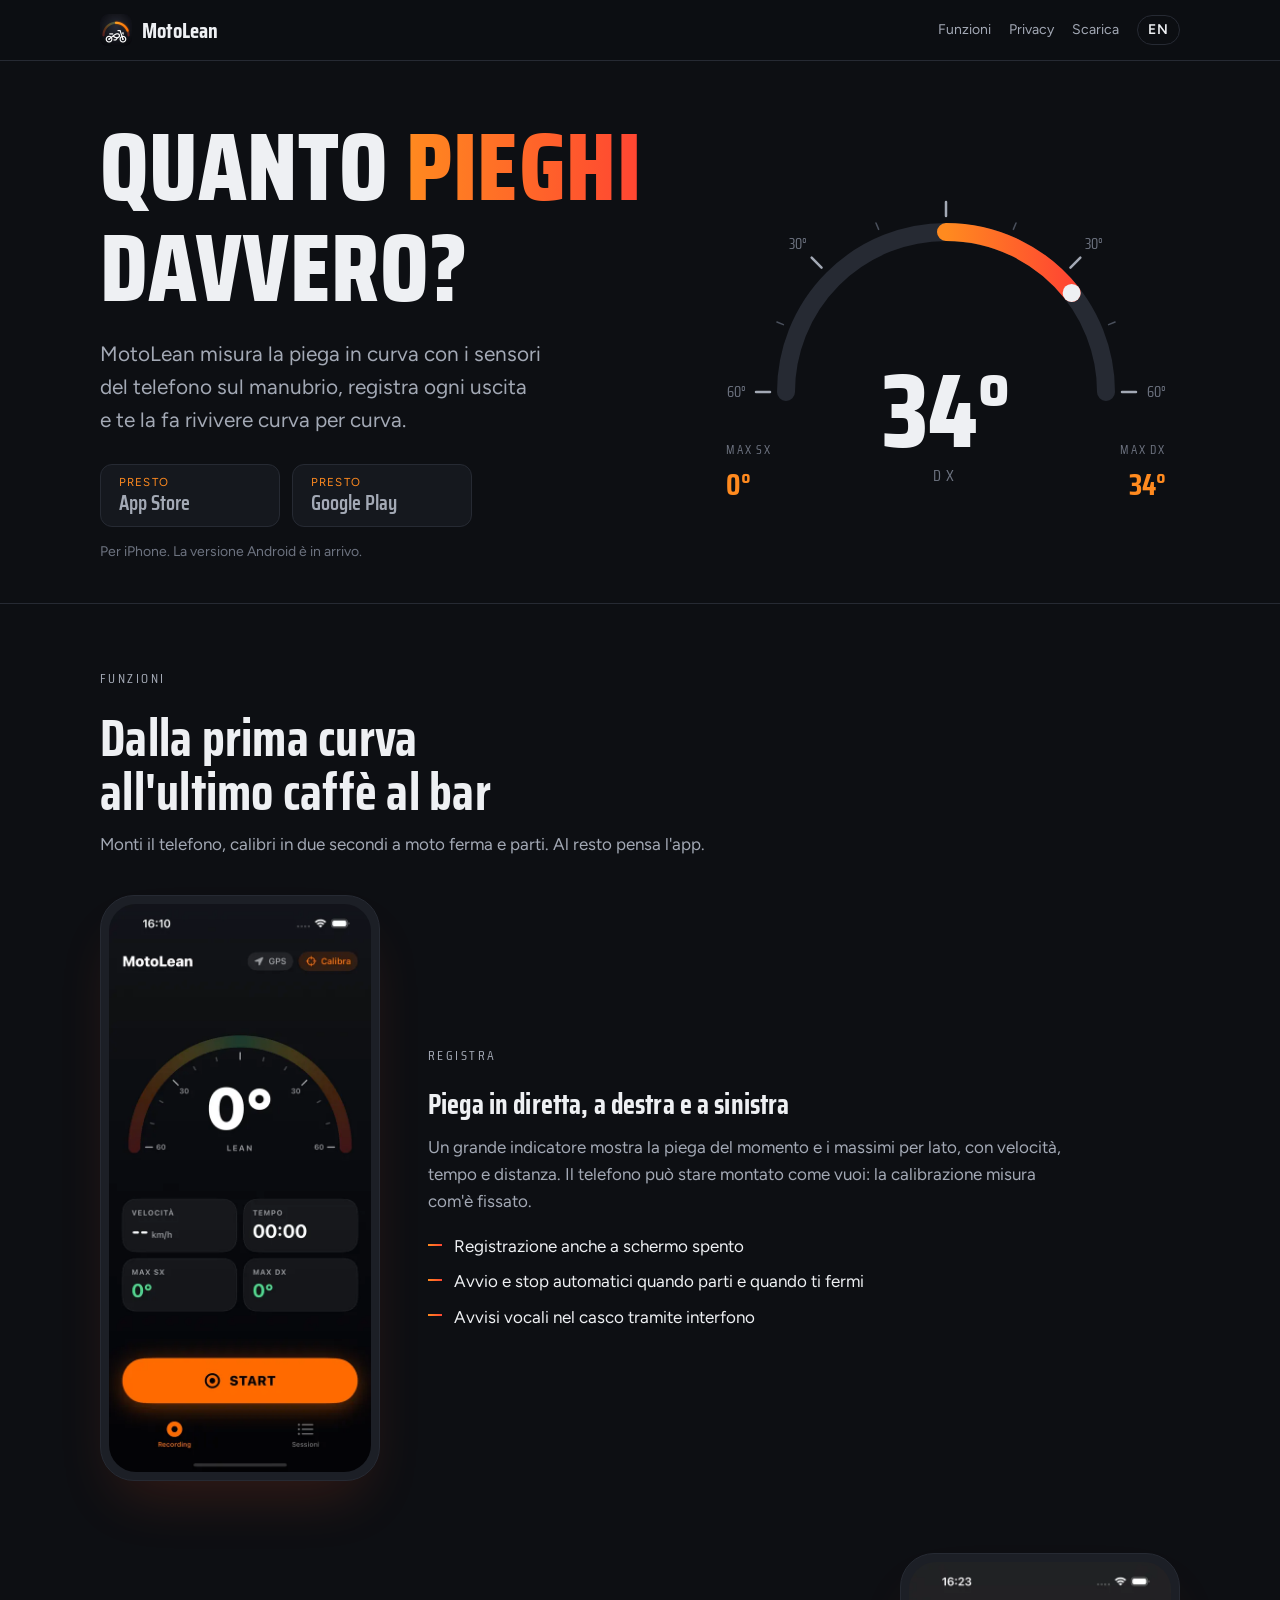
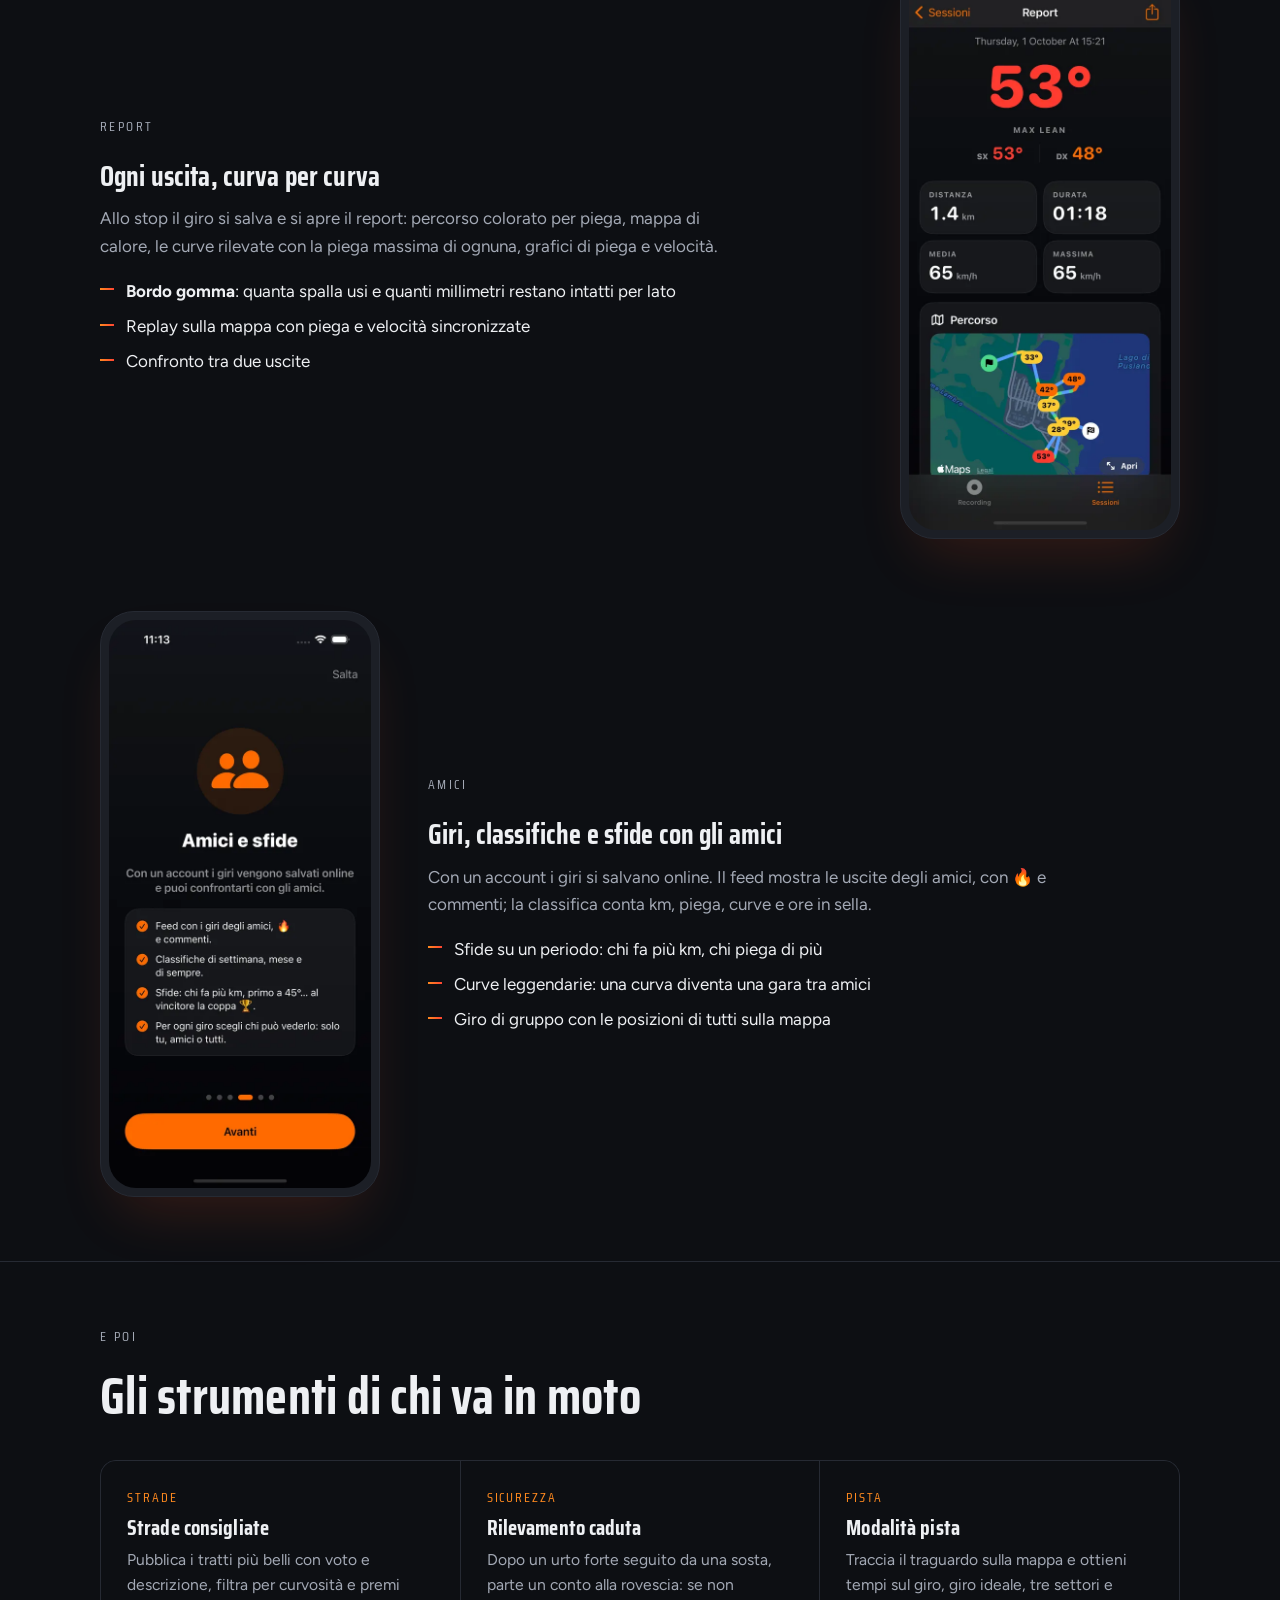
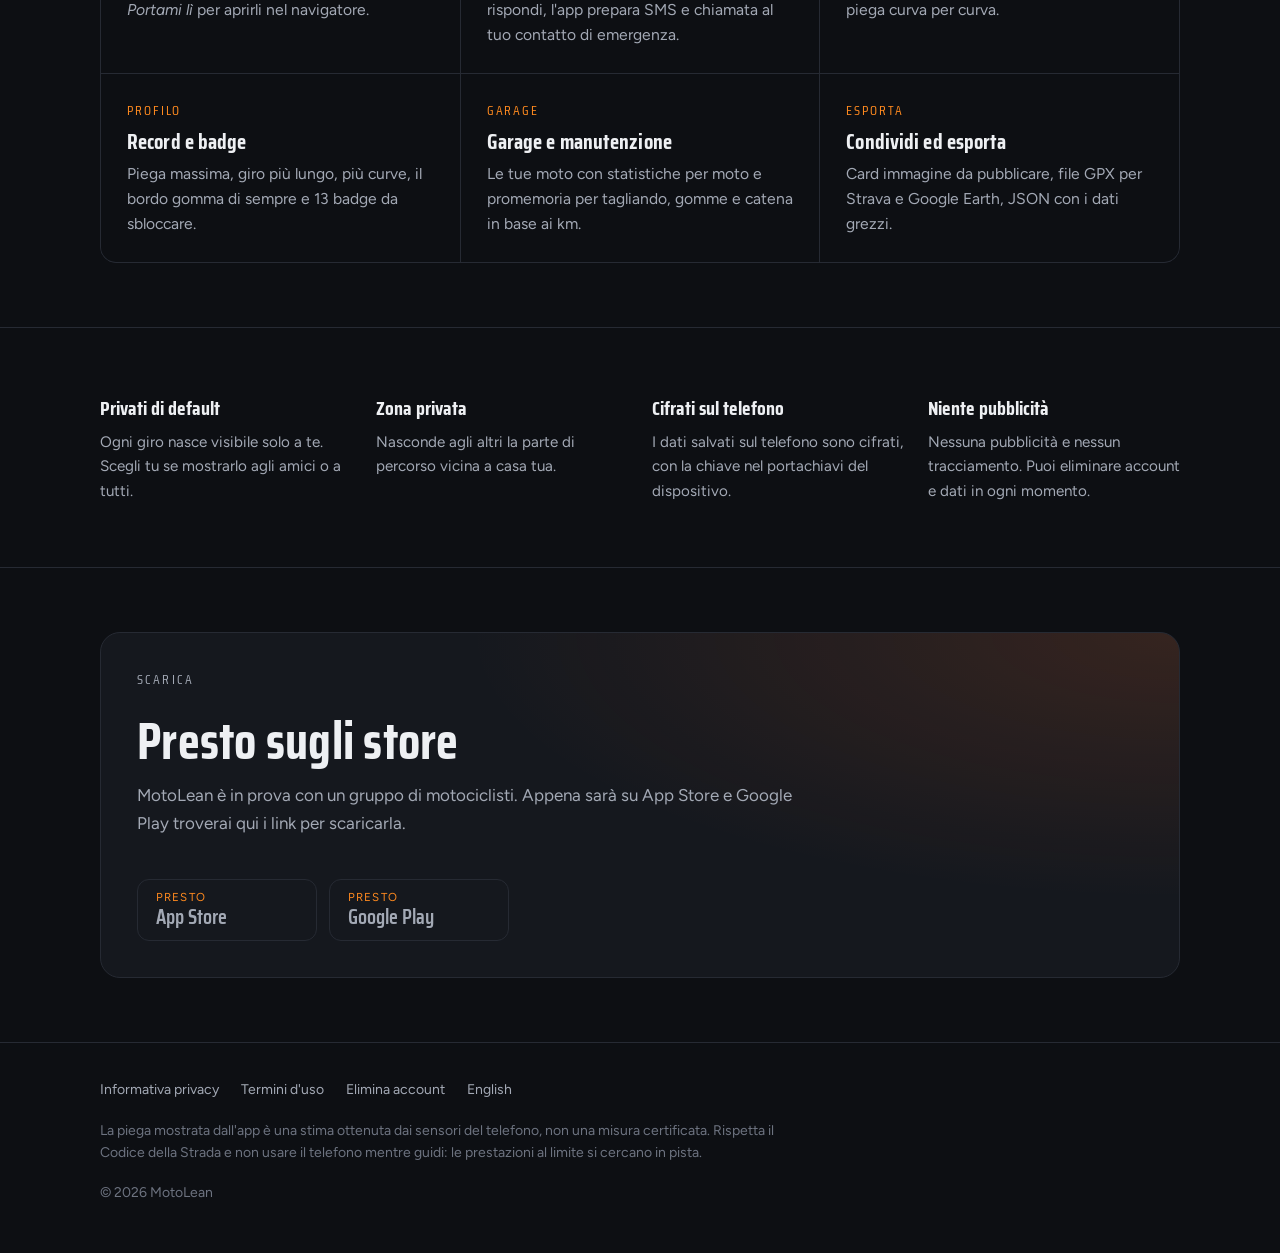
<file: index.html>
<!doctype html>
<html lang="it">
<head>
<meta charset="utf-8">
<meta name="viewport" content="width=device-width, initial-scale=1, viewport-fit=cover">
<title>MotoLean</title>
<meta name="description" content="MotoLean misura la piega in curva con i sensori del telefono, registra ogni uscita in moto e la analizza: report, replay, record, amici, sfide e strade consigliate.">
<link rel="icon" href="img/favicon.png">
<link rel="apple-touch-icon" href="img/apple-touch-icon.png">
<link rel="alternate" hreflang="en" href="en/index.html">
<link rel="preconnect" href="https://fonts.googleapis.com">
<link rel="preconnect" href="https://fonts.gstatic.com" crossorigin>
<link rel="stylesheet" href="https://fonts.googleapis.com/css2?family=Figtree:wght@400;500;600&family=Saira+Condensed:wght@500;600;700;800&display=swap">
<link rel="stylesheet" href="style.css">
</head>
<body>

<header class="top">
  <div class="wrap">
    <a class="brand" href="index.html"><img src="img/logo.webp" alt="" width="32" height="32">MotoLean</a>
    <nav aria-label="Menu principale">
      <a class="opt" href="#funzioni">Funzioni</a>
      <a class="opt" href="#privacy">Privacy</a>
      <a href="#scarica">Scarica</a>
      <a class="lang" href="en/index.html" hreflang="en" lang="en">EN</a>
    </nav>
  </div>
</header>

<main>
  <div class="hero">
    <div class="wrap">
      <div>
        <h1>Quanto <em>pieghi</em> davvero?</h1>
        <p class="lead">MotoLean misura la piega in curva con i sensori del telefono sul manubrio, registra ogni uscita e te la fa rivivere curva per curva.</p>
        <div class="stores">
          <a class="store" aria-disabled="true" role="link"><small>Presto</small><b>App Store</b></a>
          <a class="store" aria-disabled="true" role="link"><small>Presto</small><b>Google Play</b></a>
        </div>
        <p class="note">Per iPhone. La versione Android è in arrivo.</p>
      </div>
      <div class="gauge" data-gauge data-left="SX" data-right="DX" aria-label="Esempio dell'indicatore di piega dell'app">
        <svg viewBox="-20 -20 440 250" aria-hidden="true">
          <defs><linearGradient id="lg" x1="0" x2="1"><stop offset="0" stop-color="#ff8a1f"/><stop offset="1" stop-color="#ff4532"/></linearGradient></defs>
        </svg>
        <div class="read"><div class="deg">0°</div><div class="side">&nbsp;</div></div>
        <div class="maxes" aria-hidden="true">
          <div><span>Max SX</span><b data-max-l>0°</b></div>
          <div><span>Max DX</span><b data-max-r>0°</b></div>
        </div>
      </div>
    </div>
  </div>

  <section id="funzioni">
    <div class="wrap">
      <div class="sec-head">
        <p class="eyebrow">Funzioni</p>
        <h2>Dalla prima curva all'ultimo caffè al bar</h2>
        <p>Monti il telefono, calibri in due secondi a moto ferma e parti. Al resto pensa l'app.</p>
      </div>

      <div class="feature">
        <div class="phone"><img src="img/registra.webp" alt="Schermata Registra con l'indicatore di piega" width="540" height="1171" loading="lazy"></div>
        <div class="txt">
          <p class="eyebrow">Registra</p>
          <h3>Piega in diretta, a destra e a sinistra</h3>
          <p>Un grande indicatore mostra la piega del momento e i massimi per lato, con velocità, tempo e distanza. Il telefono può stare montato come vuoi: la calibrazione misura com'è fissato.</p>
          <ul class="ticks">
            <li>Registrazione anche a schermo spento</li>
            <li>Avvio e stop automatici quando parti e quando ti fermi</li>
            <li>Avvisi vocali nel casco tramite interfono</li>
          </ul>
        </div>
      </div>

      <div class="feature flip">
        <div class="phone"><img src="img/report.webp" alt="Report di un giro con piega massima e percorso" width="540" height="1171" loading="lazy"></div>
        <div class="txt">
          <p class="eyebrow">Report</p>
          <h3>Ogni uscita, curva per curva</h3>
          <p>Allo stop il giro si salva e si apre il report: percorso colorato per piega, mappa di calore, le curve rilevate con la piega massima di ognuna, grafici di piega e velocità.</p>
          <ul class="ticks">
            <li><b>Bordo gomma</b>: quanta spalla usi e quanti millimetri restano intatti per lato</li>
            <li>Replay sulla mappa con piega e velocità sincronizzate</li>
            <li>Confronto tra due uscite</li>
          </ul>
        </div>
      </div>

      <div class="feature">
        <div class="phone"><img src="img/amici.webp" alt="Tutorial della sezione Amici e sfide" width="540" height="1171" loading="lazy"></div>
        <div class="txt">
          <p class="eyebrow">Amici</p>
          <h3>Giri, classifiche e sfide con gli amici</h3>
          <p>Con un account i giri si salvano online. Il feed mostra le uscite degli amici, con 🔥 e commenti; la classifica conta km, piega, curve e ore in sella.</p>
          <ul class="ticks">
            <li>Sfide su un periodo: chi fa più km, chi piega di più</li>
            <li>Curve leggendarie: una curva diventa una gara tra amici</li>
            <li>Giro di gruppo con le posizioni di tutti sulla mappa</li>
          </ul>
        </div>
      </div>
    </div>
  </section>

  <section>
    <div class="wrap">
      <div class="sec-head">
        <p class="eyebrow">E poi</p>
        <h2>Gli strumenti di chi va in moto</h2>
      </div>
      <div class="grid">
        <div class="cell"><span class="k">Strade</span><h3>Strade consigliate</h3><p>Pubblica i tratti più belli con voto e descrizione, filtra per curvosità e premi <i>Portami lì</i> per aprirli nel navigatore.</p></div>
        <div class="cell"><span class="k">Sicurezza</span><h3>Rilevamento caduta</h3><p>Dopo un urto forte seguito da una sosta, parte un conto alla rovescia: se non rispondi, l'app prepara SMS e chiamata al tuo contatto di emergenza.</p></div>
        <div class="cell"><span class="k">Pista</span><h3>Modalità pista</h3><p>Traccia il traguardo sulla mappa e ottieni tempi sul giro, giro ideale, tre settori e piega curva per curva.</p></div>
        <div class="cell"><span class="k">Profilo</span><h3>Record e badge</h3><p>Piega massima, giro più lungo, più curve, il bordo gomma di sempre e 13 badge da sbloccare.</p></div>
        <div class="cell"><span class="k">Garage</span><h3>Garage e manutenzione</h3><p>Le tue moto con statistiche per moto e promemoria per tagliando, gomme e catena in base ai km.</p></div>
        <div class="cell"><span class="k">Esporta</span><h3>Condividi ed esporta</h3><p>Card immagine da pubblicare, file GPX per Strava e Google Earth, JSON con i dati grezzi.</p></div>
      </div>
    </div>
  </section>

  <section id="privacy" class="privacy-band">
    <div class="wrap">
      <div class="item"><b>Privati di default</b><p>Ogni giro nasce visibile solo a te. Scegli tu se mostrarlo agli amici o a tutti.</p></div>
      <div class="item"><b>Zona privata</b><p>Nasconde agli altri la parte di percorso vicina a casa tua.</p></div>
      <div class="item"><b>Cifrati sul telefono</b><p>I dati salvati sul telefono sono cifrati, con la chiave nel portachiavi del dispositivo.</p></div>
      <div class="item"><b>Niente pubblicità</b><p>Nessuna pubblicità e nessun tracciamento. Puoi eliminare account e dati in ogni momento.</p></div>
    </div>
  </section>

  <section id="scarica" class="download">
    <div class="wrap">
      <div class="box">
        <p class="eyebrow">Scarica</p>
        <h2>Presto sugli store</h2>
        <p>MotoLean è in prova con un gruppo di motociclisti. Appena sarà su App Store e Google Play troverai qui i link per scaricarla.</p>
        <div class="stores">
          <a class="store" aria-disabled="true" role="link"><small>Presto</small><b>App Store</b></a>
          <a class="store" aria-disabled="true" role="link"><small>Presto</small><b>Google Play</b></a>
        </div>
      </div>
    </div>
  </section>
</main>

<footer>
  <div class="wrap">
    <div class="links">
      <a href="privacy.html">Informativa privacy</a>
      <a href="termini.html">Termini d'uso</a>
      <a href="elimina-account.html">Elimina account</a>
      <a href="en/index.html" hreflang="en">English</a>
    </div>
    <p class="safety">La piega mostrata dall'app è una stima ottenuta dai sensori del telefono, non una misura certificata. Rispetta il Codice della Strada e non usare il telefono mentre guidi: le prestazioni al limite si cercano in pista.</p>
    <p>© 2026 MotoLean</p>
  </div>
</footer>

<script src="gauge.js"></script>
</body>
</html>
</file>
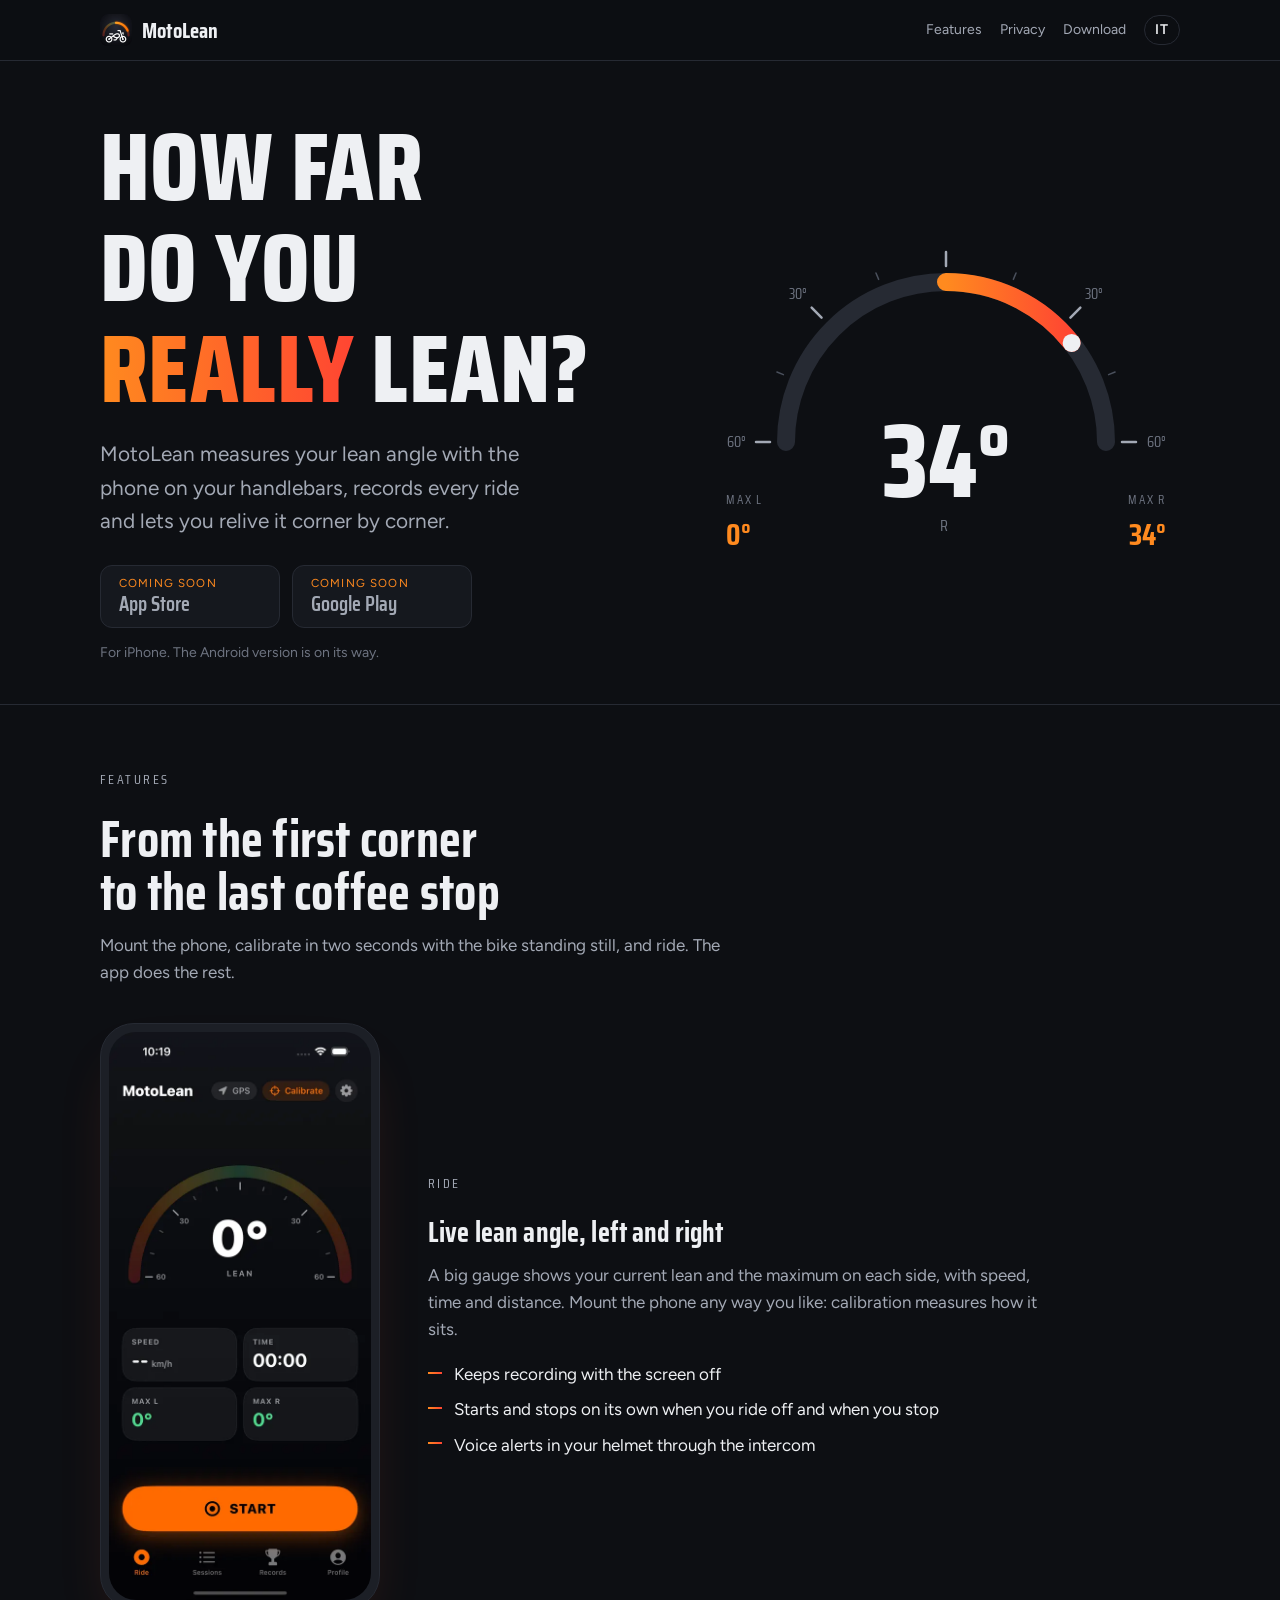
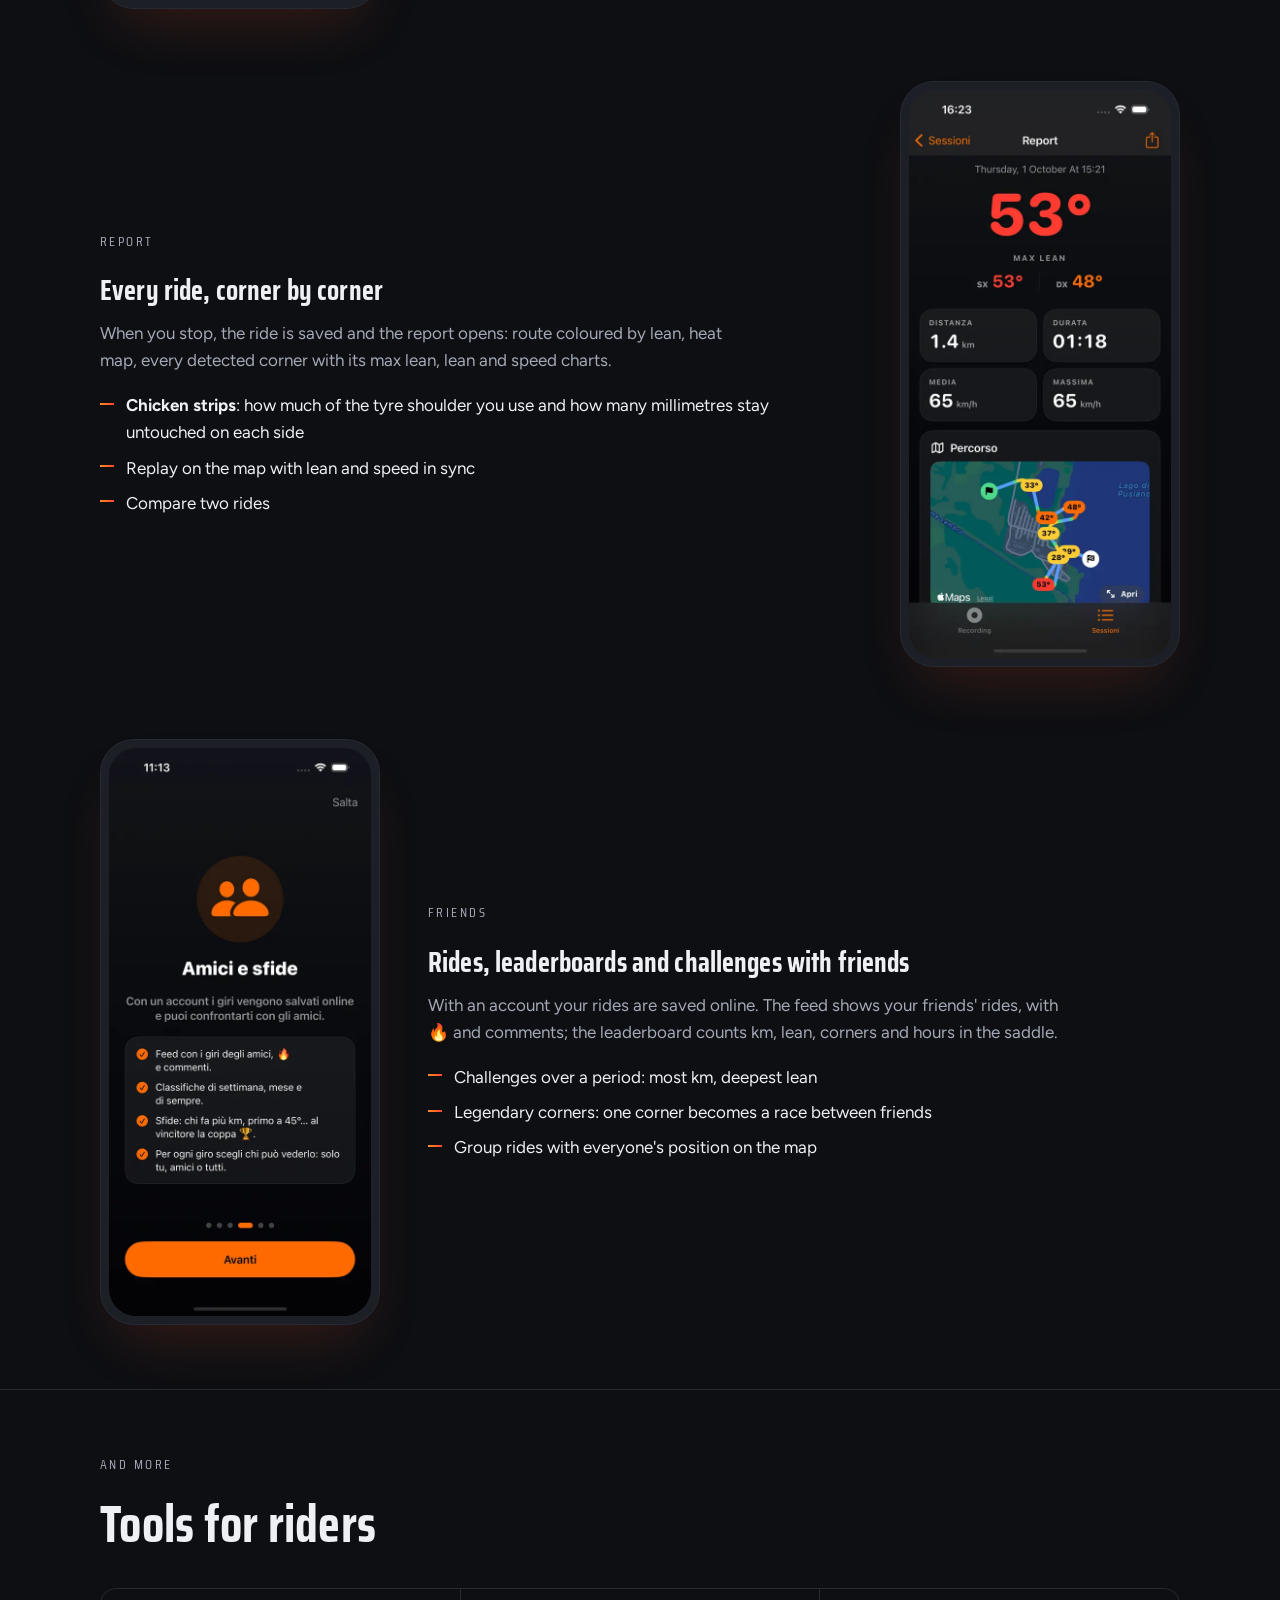
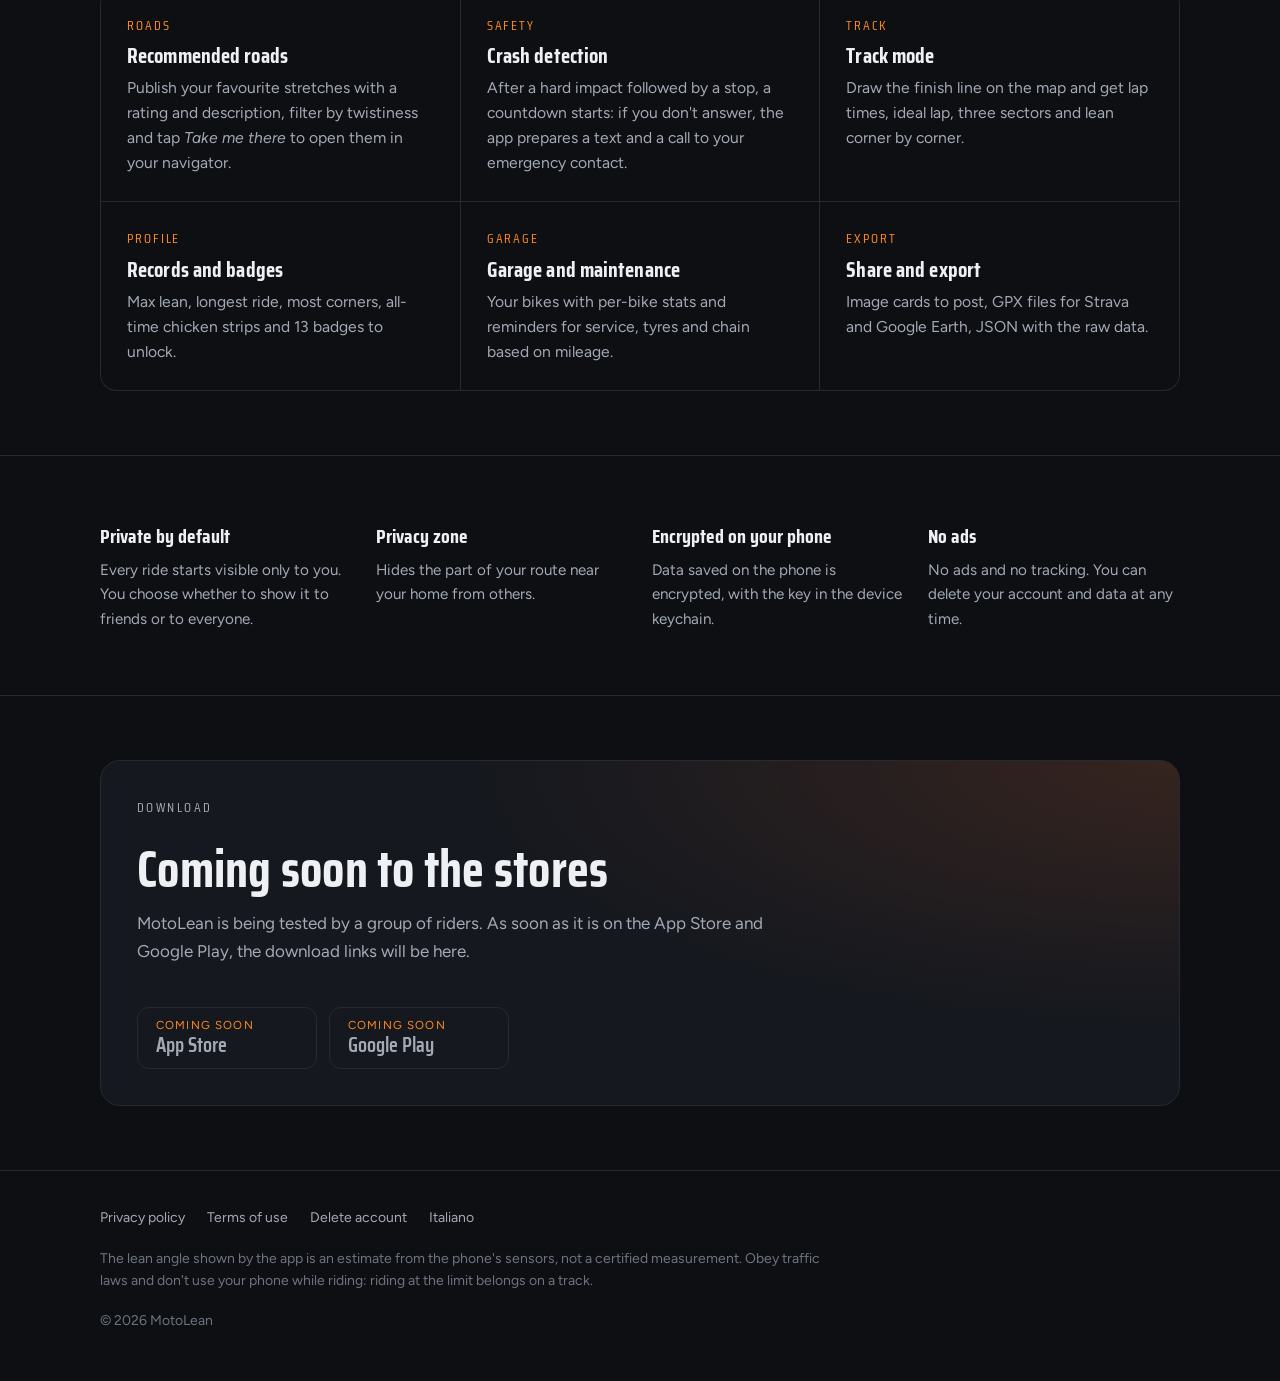
<file: en/index.html>
<!doctype html>
<html lang="en">
<head>
<meta charset="utf-8">
<meta name="viewport" content="width=device-width, initial-scale=1, viewport-fit=cover">
<title>MotoLean</title>
<meta name="description" content="MotoLean measures your lean angle in corners with your phone's sensors, records every motorcycle ride and analyses it: report, replay, records, friends, challenges and recommended roads.">
<link rel="icon" href="../img/favicon.png">
<link rel="apple-touch-icon" href="../img/apple-touch-icon.png">
<link rel="alternate" hreflang="it" href="../index.html">
<link rel="preconnect" href="https://fonts.googleapis.com">
<link rel="preconnect" href="https://fonts.gstatic.com" crossorigin>
<link rel="stylesheet" href="https://fonts.googleapis.com/css2?family=Figtree:wght@400;500;600&family=Saira+Condensed:wght@500;600;700;800&display=swap">
<link rel="stylesheet" href="../style.css">
</head>
<body>

<header class="top">
  <div class="wrap">
    <a class="brand" href="index.html"><img src="../img/logo.webp" alt="" width="32" height="32">MotoLean</a>
    <nav aria-label="Main menu">
      <a class="opt" href="#features">Features</a>
      <a class="opt" href="#privacy">Privacy</a>
      <a href="#download">Download</a>
      <a class="lang" href="../index.html" hreflang="it" lang="it">IT</a>
    </nav>
  </div>
</header>

<main>
  <div class="hero">
    <div class="wrap">
      <div>
        <h1>How far do you <em>really</em> lean?</h1>
        <p class="lead">MotoLean measures your lean angle with the phone on your handlebars, records every ride and lets you relive it corner by corner.</p>
        <div class="stores">
          <a class="store" aria-disabled="true" role="link"><small>Coming soon</small><b>App Store</b></a>
          <a class="store" aria-disabled="true" role="link"><small>Coming soon</small><b>Google Play</b></a>
        </div>
        <p class="note">For iPhone. The Android version is on its way.</p>
      </div>
      <div class="gauge" data-gauge data-left="L" data-right="R" aria-label="Example of the app's lean gauge">
        <svg viewBox="-20 -20 440 250" aria-hidden="true">
          <defs><linearGradient id="lg" x1="0" x2="1"><stop offset="0" stop-color="#ff8a1f"/><stop offset="1" stop-color="#ff4532"/></linearGradient></defs>
        </svg>
        <div class="read"><div class="deg">0°</div><div class="side">&nbsp;</div></div>
        <div class="maxes" aria-hidden="true">
          <div><span>Max L</span><b data-max-l>0°</b></div>
          <div><span>Max R</span><b data-max-r>0°</b></div>
        </div>
      </div>
    </div>
  </div>

  <section id="features">
    <div class="wrap">
      <div class="sec-head">
        <p class="eyebrow">Features</p>
        <h2>From the first corner to the last coffee stop</h2>
        <p>Mount the phone, calibrate in two seconds with the bike standing still, and ride. The app does the rest.</p>
      </div>

      <div class="feature">
        <div class="phone"><img src="../img/en-registra.webp" alt="Ride screen with the lean gauge" width="540" height="1171" loading="lazy"></div>
        <div class="txt">
          <p class="eyebrow">Ride</p>
          <h3>Live lean angle, left and right</h3>
          <p>A big gauge shows your current lean and the maximum on each side, with speed, time and distance. Mount the phone any way you like: calibration measures how it sits.</p>
          <ul class="ticks">
            <li>Keeps recording with the screen off</li>
            <li>Starts and stops on its own when you ride off and when you stop</li>
            <li>Voice alerts in your helmet through the intercom</li>
          </ul>
        </div>
      </div>

      <div class="feature flip">
        <div class="phone"><img src="../img/report.webp" alt="Ride report with max lean and route" width="540" height="1171" loading="lazy"></div>
        <div class="txt">
          <p class="eyebrow">Report</p>
          <h3>Every ride, corner by corner</h3>
          <p>When you stop, the ride is saved and the report opens: route coloured by lean, heat map, every detected corner with its max lean, lean and speed charts.</p>
          <ul class="ticks">
            <li><b>Chicken strips</b>: how much of the tyre shoulder you use and how many millimetres stay untouched on each side</li>
            <li>Replay on the map with lean and speed in sync</li>
            <li>Compare two rides</li>
          </ul>
        </div>
      </div>

      <div class="feature">
        <div class="phone"><img src="../img/amici.webp" alt="Friends and challenges tutorial screen" width="540" height="1171" loading="lazy"></div>
        <div class="txt">
          <p class="eyebrow">Friends</p>
          <h3>Rides, leaderboards and challenges with friends</h3>
          <p>With an account your rides are saved online. The feed shows your friends' rides, with 🔥 and comments; the leaderboard counts km, lean, corners and hours in the saddle.</p>
          <ul class="ticks">
            <li>Challenges over a period: most km, deepest lean</li>
            <li>Legendary corners: one corner becomes a race between friends</li>
            <li>Group rides with everyone's position on the map</li>
          </ul>
        </div>
      </div>
    </div>
  </section>

  <section>
    <div class="wrap">
      <div class="sec-head">
        <p class="eyebrow">And more</p>
        <h2>Tools for riders</h2>
      </div>
      <div class="grid">
        <div class="cell"><span class="k">Roads</span><h3>Recommended roads</h3><p>Publish your favourite stretches with a rating and description, filter by twistiness and tap <i>Take me there</i> to open them in your navigator.</p></div>
        <div class="cell"><span class="k">Safety</span><h3>Crash detection</h3><p>After a hard impact followed by a stop, a countdown starts: if you don't answer, the app prepares a text and a call to your emergency contact.</p></div>
        <div class="cell"><span class="k">Track</span><h3>Track mode</h3><p>Draw the finish line on the map and get lap times, ideal lap, three sectors and lean corner by corner.</p></div>
        <div class="cell"><span class="k">Profile</span><h3>Records and badges</h3><p>Max lean, longest ride, most corners, all-time chicken strips and 13 badges to unlock.</p></div>
        <div class="cell"><span class="k">Garage</span><h3>Garage and maintenance</h3><p>Your bikes with per-bike stats and reminders for service, tyres and chain based on mileage.</p></div>
        <div class="cell"><span class="k">Export</span><h3>Share and export</h3><p>Image cards to post, GPX files for Strava and Google Earth, JSON with the raw data.</p></div>
      </div>
    </div>
  </section>

  <section id="privacy" class="privacy-band">
    <div class="wrap">
      <div class="item"><b>Private by default</b><p>Every ride starts visible only to you. You choose whether to show it to friends or to everyone.</p></div>
      <div class="item"><b>Privacy zone</b><p>Hides the part of your route near your home from others.</p></div>
      <div class="item"><b>Encrypted on your phone</b><p>Data saved on the phone is encrypted, with the key in the device keychain.</p></div>
      <div class="item"><b>No ads</b><p>No ads and no tracking. You can delete your account and data at any time.</p></div>
    </div>
  </section>

  <section id="download" class="download">
    <div class="wrap">
      <div class="box">
        <p class="eyebrow">Download</p>
        <h2>Coming soon to the stores</h2>
        <p>MotoLean is being tested by a group of riders. As soon as it is on the App Store and Google Play, the download links will be here.</p>
        <div class="stores">
          <a class="store" aria-disabled="true" role="link"><small>Coming soon</small><b>App Store</b></a>
          <a class="store" aria-disabled="true" role="link"><small>Coming soon</small><b>Google Play</b></a>
        </div>
      </div>
    </div>
  </section>
</main>

<footer>
  <div class="wrap">
    <div class="links">
      <a href="privacy.html">Privacy policy</a>
      <a href="terms.html">Terms of use</a>
      <a href="delete-account.html">Delete account</a>
      <a href="../index.html" hreflang="it">Italiano</a>
    </div>
    <p class="safety">The lean angle shown by the app is an estimate from the phone's sensors, not a certified measurement. Obey traffic laws and don't use your phone while riding: riding at the limit belongs on a track.</p>
    <p>© 2026 MotoLean</p>
  </div>
</footer>

<script src="../gauge.js"></script>
</body>
</html>
</file>
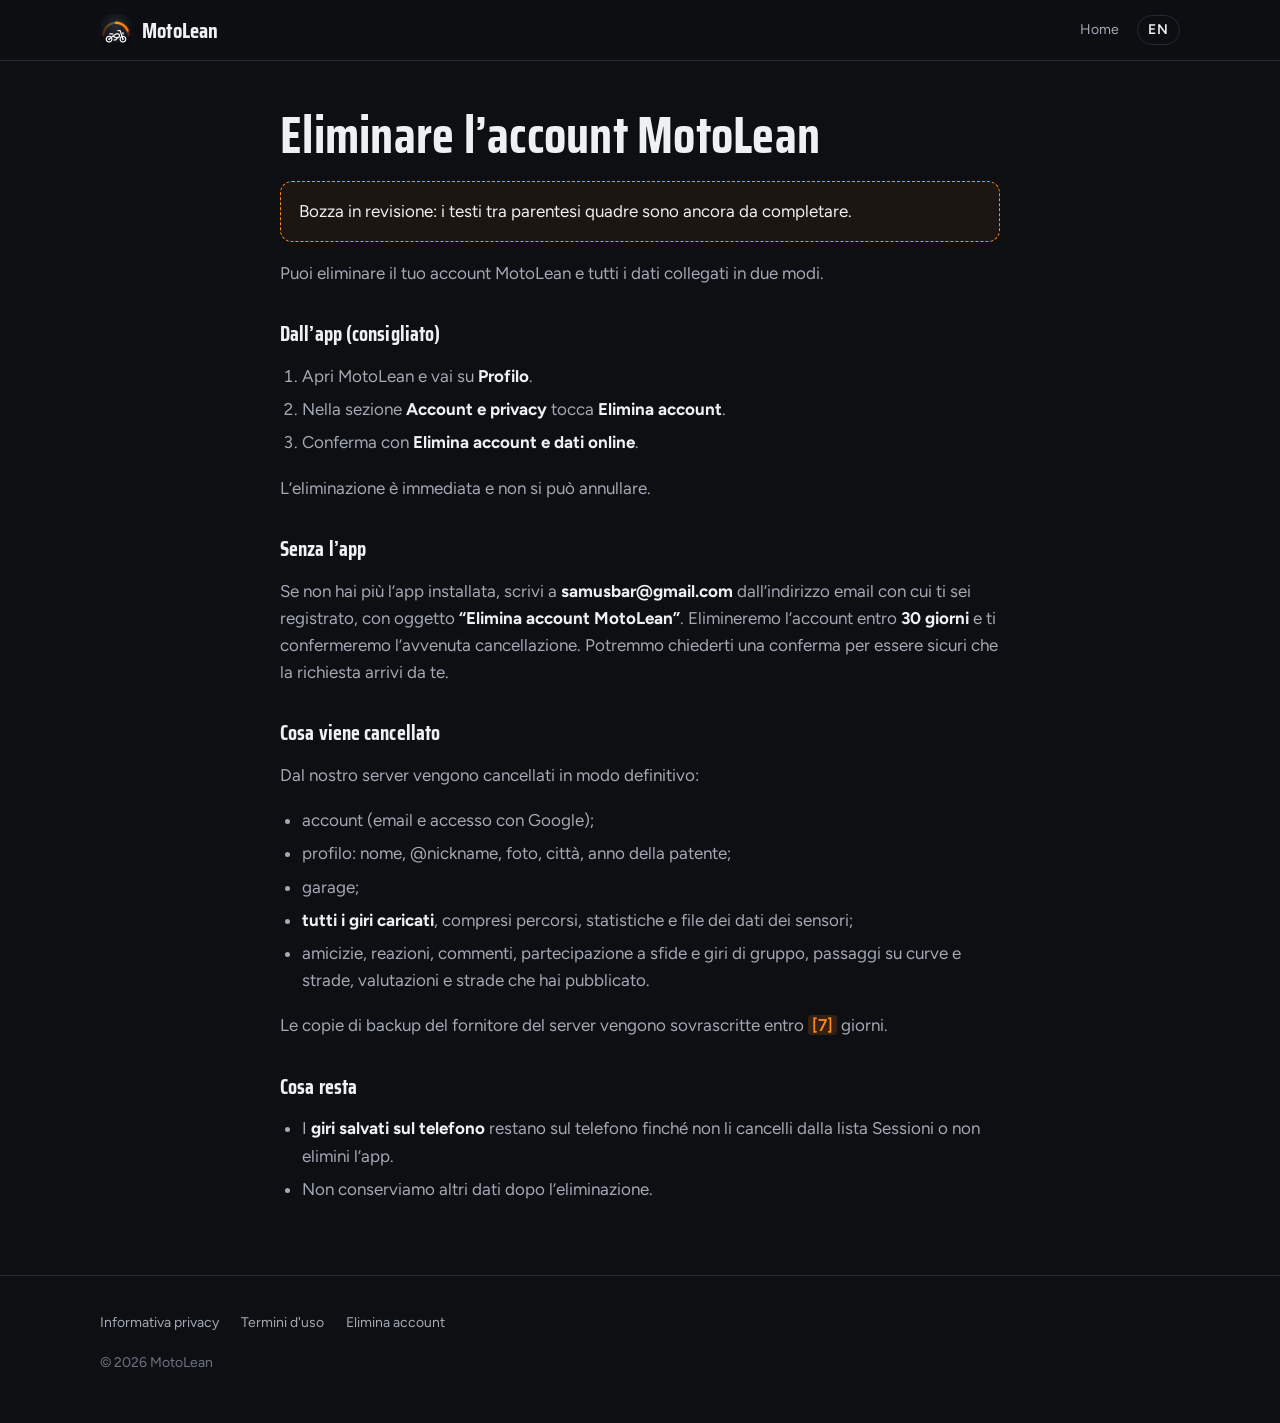
<file: elimina-account.html>
<!doctype html>
<html lang="it">
<head>
<meta charset="utf-8">
<meta name="viewport" content="width=device-width, initial-scale=1, viewport-fit=cover">
<title>Elimina account · MotoLean</title>
<link rel="icon" href="img/favicon.png">
<link rel="preconnect" href="https://fonts.googleapis.com">
<link rel="preconnect" href="https://fonts.gstatic.com" crossorigin>
<link rel="stylesheet" href="https://fonts.googleapis.com/css2?family=Figtree:wght@400;500;600&family=Saira+Condensed:wght@500;600;700;800&display=swap">
<link rel="stylesheet" href="style.css">
</head>
<body>
<header class="top">
  <div class="wrap">
    <a class="brand" href="index.html"><img src="img/logo.webp" alt="" width="32" height="32">MotoLean</a>
    <nav aria-label="Menu">
      <a href="index.html">Home</a>
      <a class="lang" href="en/delete-account.html" hreflang="en" lang="en">EN</a>
    </nav>
  </div>
</header>
<main class="doc">
  <div class="wrap">
<h1>Eliminare l’account MotoLean</h1>
<div class="draft">Bozza in revisione: i testi tra parentesi quadre sono ancora da completare.</div>
<p>Puoi eliminare il tuo account MotoLean e tutti i dati collegati in due modi.</p>
<h2>Dall’app (consigliato)</h2>
<ol type="1">
<li>Apri MotoLean e vai su <strong>Profilo</strong>.</li>
<li>Nella sezione <strong>Account e privacy</strong> tocca <strong>Elimina account</strong>.</li>
<li>Conferma con <strong>Elimina account e dati online</strong>.</li>
</ol>
<p>L’eliminazione è immediata e non si può annullare.</p>
<h2>Senza l’app</h2>
<p>Se non hai più l’app installata, scrivi a <strong>samusbar@gmail.com</strong> dall’indirizzo email con cui ti sei registrato, con oggetto <strong>“Elimina account MotoLean”</strong>. Elimineremo l’account entro <strong>30 giorni</strong> e ti confermeremo l’avvenuta cancellazione. Potremmo chiederti una conferma per essere sicuri che la richiesta arrivi da te.</p>
<h2>Cosa viene cancellato</h2>
<p>Dal nostro server vengono cancellati in modo definitivo:</p>
<ul>
<li>account (email e accesso con Google);</li>
<li>profilo: nome, <span class="citation" data-cites="nickname">@nickname</span>, foto, città, anno della patente;</li>
<li>garage;</li>
<li><strong>tutti i giri caricati</strong>, compresi percorsi, statistiche e file dei dati dei sensori;</li>
<li>amicizie, reazioni, commenti, partecipazione a sfide e giri di gruppo, passaggi su curve e strade, valutazioni e strade che hai pubblicato.</li>
</ul>
<p>Le copie di backup del fornitore del server vengono sovrascritte entro <span class="ph">[7]</span> giorni.</p>
<h2>Cosa resta</h2>
<ul>
<li>I <strong>giri salvati sul telefono</strong> restano sul telefono finché non li cancelli dalla lista Sessioni o non elimini l’app.</li>
<li>Non conserviamo altri dati dopo l’eliminazione.</li>
</ul>
  </div>
</main>
<footer>
  <div class="wrap">
    <div class="links"><a href="privacy.html">Informativa privacy</a><a href="termini.html">Termini d'uso</a><a href="elimina-account.html">Elimina account</a></div>
    <p>© 2026 MotoLean</p>
  </div>
</footer>
</body>
</html>
</file>
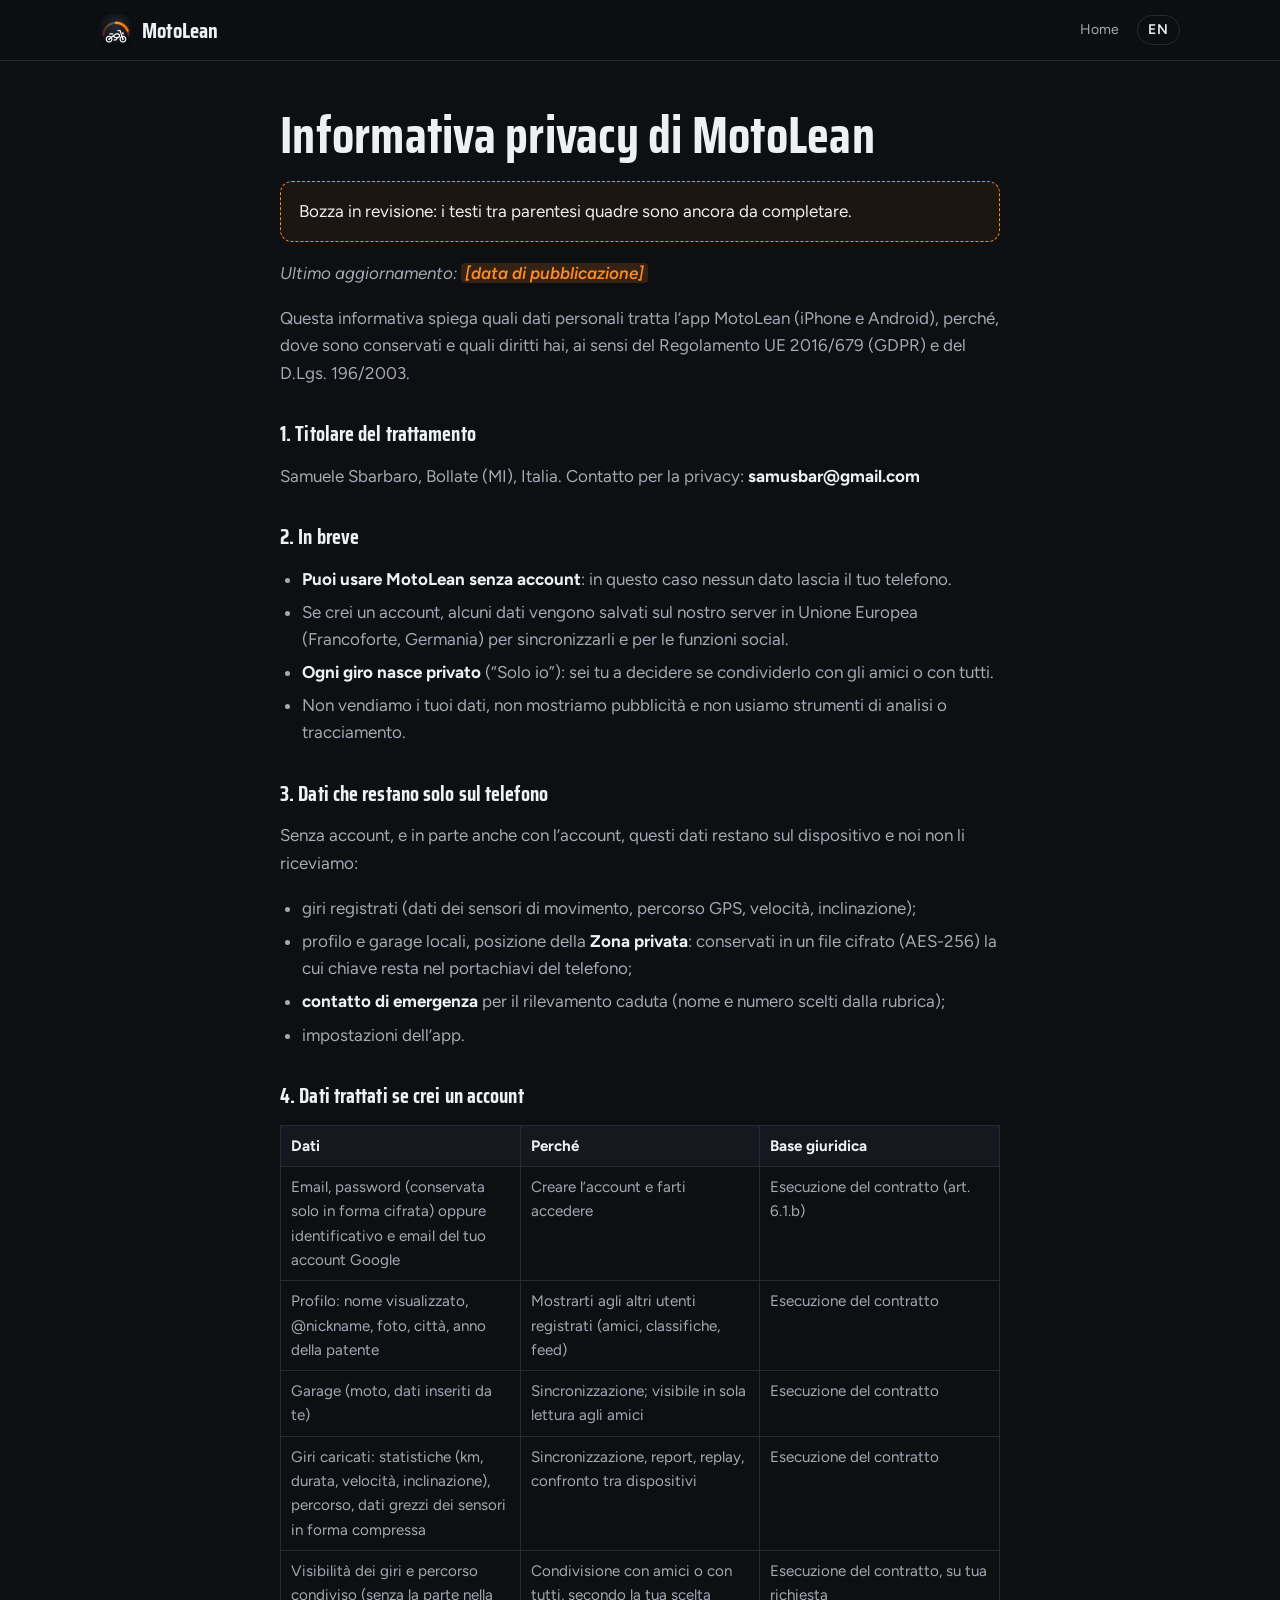
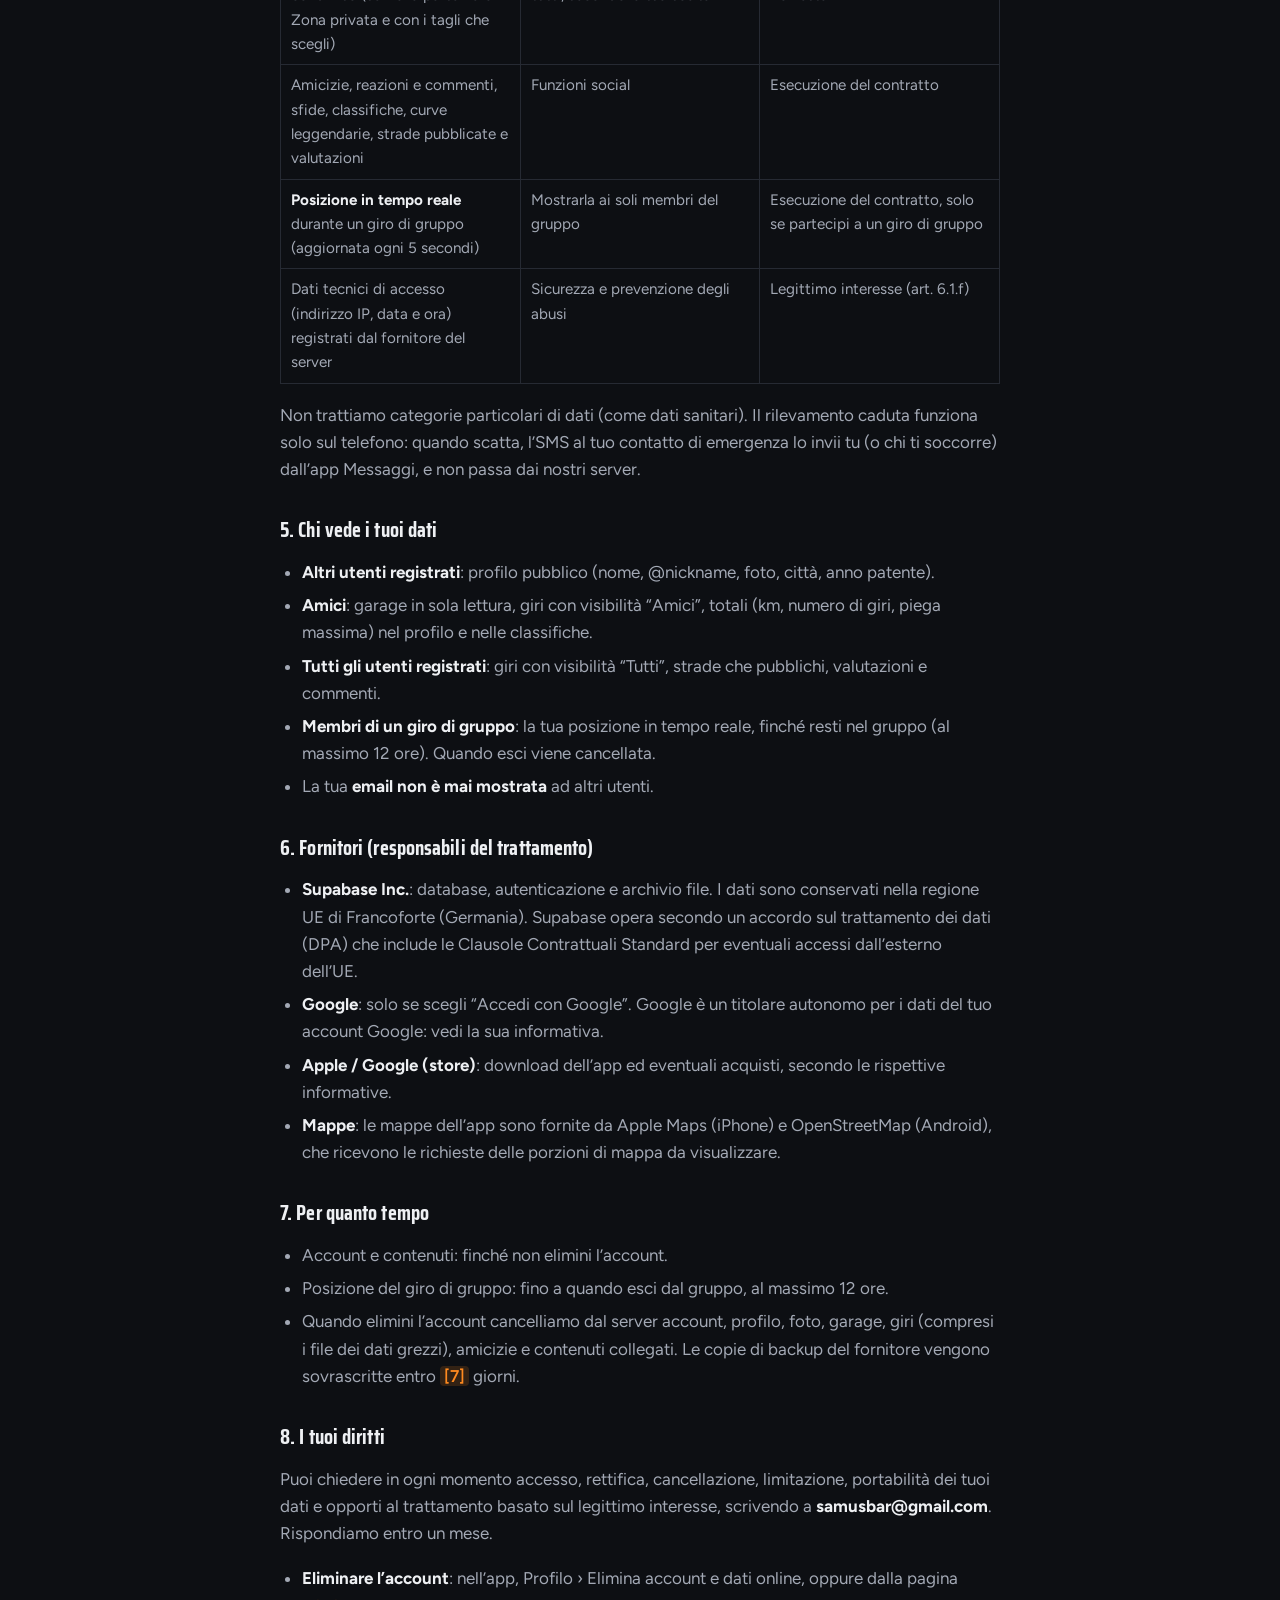
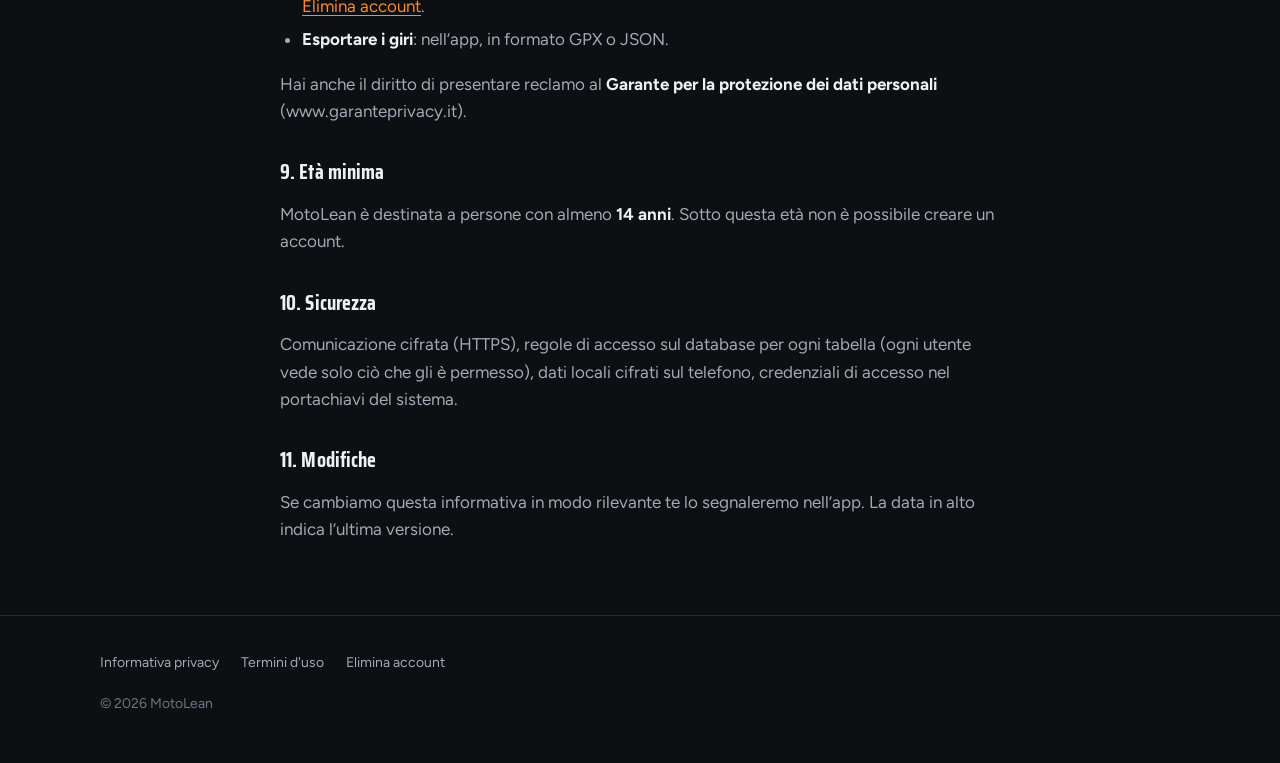
<file: privacy.html>
<!doctype html>
<html lang="it">
<head>
<meta charset="utf-8">
<meta name="viewport" content="width=device-width, initial-scale=1, viewport-fit=cover">
<title>Informativa privacy · MotoLean</title>
<link rel="icon" href="img/favicon.png">
<link rel="preconnect" href="https://fonts.googleapis.com">
<link rel="preconnect" href="https://fonts.gstatic.com" crossorigin>
<link rel="stylesheet" href="https://fonts.googleapis.com/css2?family=Figtree:wght@400;500;600&family=Saira+Condensed:wght@500;600;700;800&display=swap">
<link rel="stylesheet" href="style.css">
</head>
<body>
<header class="top">
  <div class="wrap">
    <a class="brand" href="index.html"><img src="img/logo.webp" alt="" width="32" height="32">MotoLean</a>
    <nav aria-label="Menu">
      <a href="index.html">Home</a>
      <a class="lang" href="en/privacy.html" hreflang="en" lang="en">EN</a>
    </nav>
  </div>
</header>
<main class="doc">
  <div class="wrap">
<h1>Informativa privacy di MotoLean</h1>
<div class="draft">Bozza in revisione: i testi tra parentesi quadre sono ancora da completare.</div>
<p><em>Ultimo aggiornamento: <span class="ph">[data di pubblicazione]</span></em></p>
<p>Questa informativa spiega quali dati personali tratta l’app MotoLean (iPhone e Android), perché, dove sono conservati e quali diritti hai, ai sensi del Regolamento UE 2016/679 (GDPR) e del D.Lgs. 196/2003.</p>
<h2>1. Titolare del trattamento</h2>
<p>Samuele Sbarbaro, Bollate (MI), Italia. Contatto per la privacy: <strong>samusbar@gmail.com</strong></p>
<h2>2. In breve</h2>
<ul>
<li><strong>Puoi usare MotoLean senza account</strong>: in questo caso nessun dato lascia il tuo telefono.</li>
<li>Se crei un account, alcuni dati vengono salvati sul nostro server in Unione Europea (Francoforte, Germania) per sincronizzarli e per le funzioni social.</li>
<li><strong>Ogni giro nasce privato</strong> (“Solo io”): sei tu a decidere se condividerlo con gli amici o con tutti.</li>
<li>Non vendiamo i tuoi dati, non mostriamo pubblicità e non usiamo strumenti di analisi o tracciamento.</li>
</ul>
<h2>3. Dati che restano solo sul telefono</h2>
<p>Senza account, e in parte anche con l’account, questi dati restano sul dispositivo e noi non li riceviamo:</p>
<ul>
<li>giri registrati (dati dei sensori di movimento, percorso GPS, velocità, inclinazione);</li>
<li>profilo e garage locali, posizione della <strong>Zona privata</strong>: conservati in un file cifrato (AES-256) la cui chiave resta nel portachiavi del telefono;</li>
<li><strong>contatto di emergenza</strong> per il rilevamento caduta (nome e numero scelti dalla rubrica);</li>
<li>impostazioni dell’app.</li>
</ul>
<h2>4. Dati trattati se crei un account</h2>
<div class="tbl"><table>
<colgroup>
<col style="width: 33%" />
<col style="width: 33%" />
<col style="width: 33%" />
</colgroup>
<thead>
<tr class="header">
<th>Dati</th>
<th>Perché</th>
<th>Base giuridica</th>
</tr>
</thead>
<tbody>
<tr class="odd">
<td>Email, password (conservata solo in forma cifrata) oppure identificativo e email del tuo account Google</td>
<td>Creare l’account e farti accedere</td>
<td>Esecuzione del contratto (art. 6.1.b)</td>
</tr>
<tr class="even">
<td>Profilo: nome visualizzato, <span class="citation" data-cites="nickname">@nickname</span>, foto, città, anno della patente</td>
<td>Mostrarti agli altri utenti registrati (amici, classifiche, feed)</td>
<td>Esecuzione del contratto</td>
</tr>
<tr class="odd">
<td>Garage (moto, dati inseriti da te)</td>
<td>Sincronizzazione; visibile in sola lettura agli amici</td>
<td>Esecuzione del contratto</td>
</tr>
<tr class="even">
<td>Giri caricati: statistiche (km, durata, velocità, inclinazione), percorso, dati grezzi dei sensori in forma compressa</td>
<td>Sincronizzazione, report, replay, confronto tra dispositivi</td>
<td>Esecuzione del contratto</td>
</tr>
<tr class="odd">
<td>Visibilità dei giri e percorso condiviso (senza la parte nella Zona privata e con i tagli che scegli)</td>
<td>Condivisione con amici o con tutti, secondo la tua scelta</td>
<td>Esecuzione del contratto, su tua richiesta</td>
</tr>
<tr class="even">
<td>Amicizie, reazioni e commenti, sfide, classifiche, curve leggendarie, strade pubblicate e valutazioni</td>
<td>Funzioni social</td>
<td>Esecuzione del contratto</td>
</tr>
<tr class="odd">
<td><strong>Posizione in tempo reale</strong> durante un giro di gruppo (aggiornata ogni 5 secondi)</td>
<td>Mostrarla ai soli membri del gruppo</td>
<td>Esecuzione del contratto, solo se partecipi a un giro di gruppo</td>
</tr>
<tr class="even">
<td>Dati tecnici di accesso (indirizzo IP, data e ora) registrati dal fornitore del server</td>
<td>Sicurezza e prevenzione degli abusi</td>
<td>Legittimo interesse (art. 6.1.f)</td>
</tr>
</tbody>
</table></div>
<p>Non trattiamo categorie particolari di dati (come dati sanitari). Il rilevamento caduta funziona solo sul telefono: quando scatta, l’SMS al tuo contatto di emergenza lo invii tu (o chi ti soccorre) dall’app Messaggi, e non passa dai nostri server.</p>
<h2>5. Chi vede i tuoi dati</h2>
<ul>
<li><strong>Altri utenti registrati</strong>: profilo pubblico (nome, <span class="citation" data-cites="nickname">@nickname</span>, foto, città, anno patente).</li>
<li><strong>Amici</strong>: garage in sola lettura, giri con visibilità “Amici”, totali (km, numero di giri, piega massima) nel profilo e nelle classifiche.</li>
<li><strong>Tutti gli utenti registrati</strong>: giri con visibilità “Tutti”, strade che pubblichi, valutazioni e commenti.</li>
<li><strong>Membri di un giro di gruppo</strong>: la tua posizione in tempo reale, finché resti nel gruppo (al massimo 12 ore). Quando esci viene cancellata.</li>
<li>La tua <strong>email non è mai mostrata</strong> ad altri utenti.</li>
</ul>
<h2>6. Fornitori (responsabili del trattamento)</h2>
<ul>
<li><strong>Supabase Inc.</strong>: database, autenticazione e archivio file. I dati sono conservati nella regione UE di Francoforte (Germania). Supabase opera secondo un accordo sul trattamento dei dati (DPA) che include le Clausole Contrattuali Standard per eventuali accessi dall’esterno dell’UE.</li>
<li><strong>Google</strong>: solo se scegli “Accedi con Google”. Google è un titolare autonomo per i dati del tuo account Google: vedi la sua informativa.</li>
<li><strong>Apple / Google (store)</strong>: download dell’app ed eventuali acquisti, secondo le rispettive informative.</li>
<li><strong>Mappe</strong>: le mappe dell’app sono fornite da Apple Maps (iPhone) e OpenStreetMap (Android), che ricevono le richieste delle porzioni di mappa da visualizzare.</li>
</ul>
<h2>7. Per quanto tempo</h2>
<ul>
<li>Account e contenuti: finché non elimini l’account.</li>
<li>Posizione del giro di gruppo: fino a quando esci dal gruppo, al massimo 12 ore.</li>
<li>Quando elimini l’account cancelliamo dal server account, profilo, foto, garage, giri (compresi i file dei dati grezzi), amicizie e contenuti collegati. Le copie di backup del fornitore vengono sovrascritte entro <span class="ph">[7]</span> giorni.</li>
</ul>
<h2>8. I tuoi diritti</h2>
<p>Puoi chiedere in ogni momento accesso, rettifica, cancellazione, limitazione, portabilità dei tuoi dati e opporti al trattamento basato sul legittimo interesse, scrivendo a <strong>samusbar@gmail.com</strong>. Rispondiamo entro un mese.</p>
<ul>
<li><strong>Eliminare l’account</strong>: nell’app, Profilo › Elimina account e dati online, oppure dalla pagina <a href="elimina-account.html">Elimina account</a>.</li>
<li><strong>Esportare i giri</strong>: nell’app, in formato GPX o JSON.</li>
</ul>
<p>Hai anche il diritto di presentare reclamo al <strong>Garante per la protezione dei dati personali</strong> (www.garanteprivacy.it).</p>
<h2>9. Età minima</h2>
<p>MotoLean è destinata a persone con almeno <strong>14 anni</strong>. Sotto questa età non è possibile creare un account.</p>
<h2>10. Sicurezza</h2>
<p>Comunicazione cifrata (HTTPS), regole di accesso sul database per ogni tabella (ogni utente vede solo ciò che gli è permesso), dati locali cifrati sul telefono, credenziali di accesso nel portachiavi del sistema.</p>
<h2>11. Modifiche</h2>
<p>Se cambiamo questa informativa in modo rilevante te lo segnaleremo nell’app. La data in alto indica l’ultima versione.</p>
  </div>
</main>
<footer>
  <div class="wrap">
    <div class="links"><a href="privacy.html">Informativa privacy</a><a href="termini.html">Termini d'uso</a><a href="elimina-account.html">Elimina account</a></div>
    <p>© 2026 MotoLean</p>
  </div>
</footer>
</body>
</html>
</file>
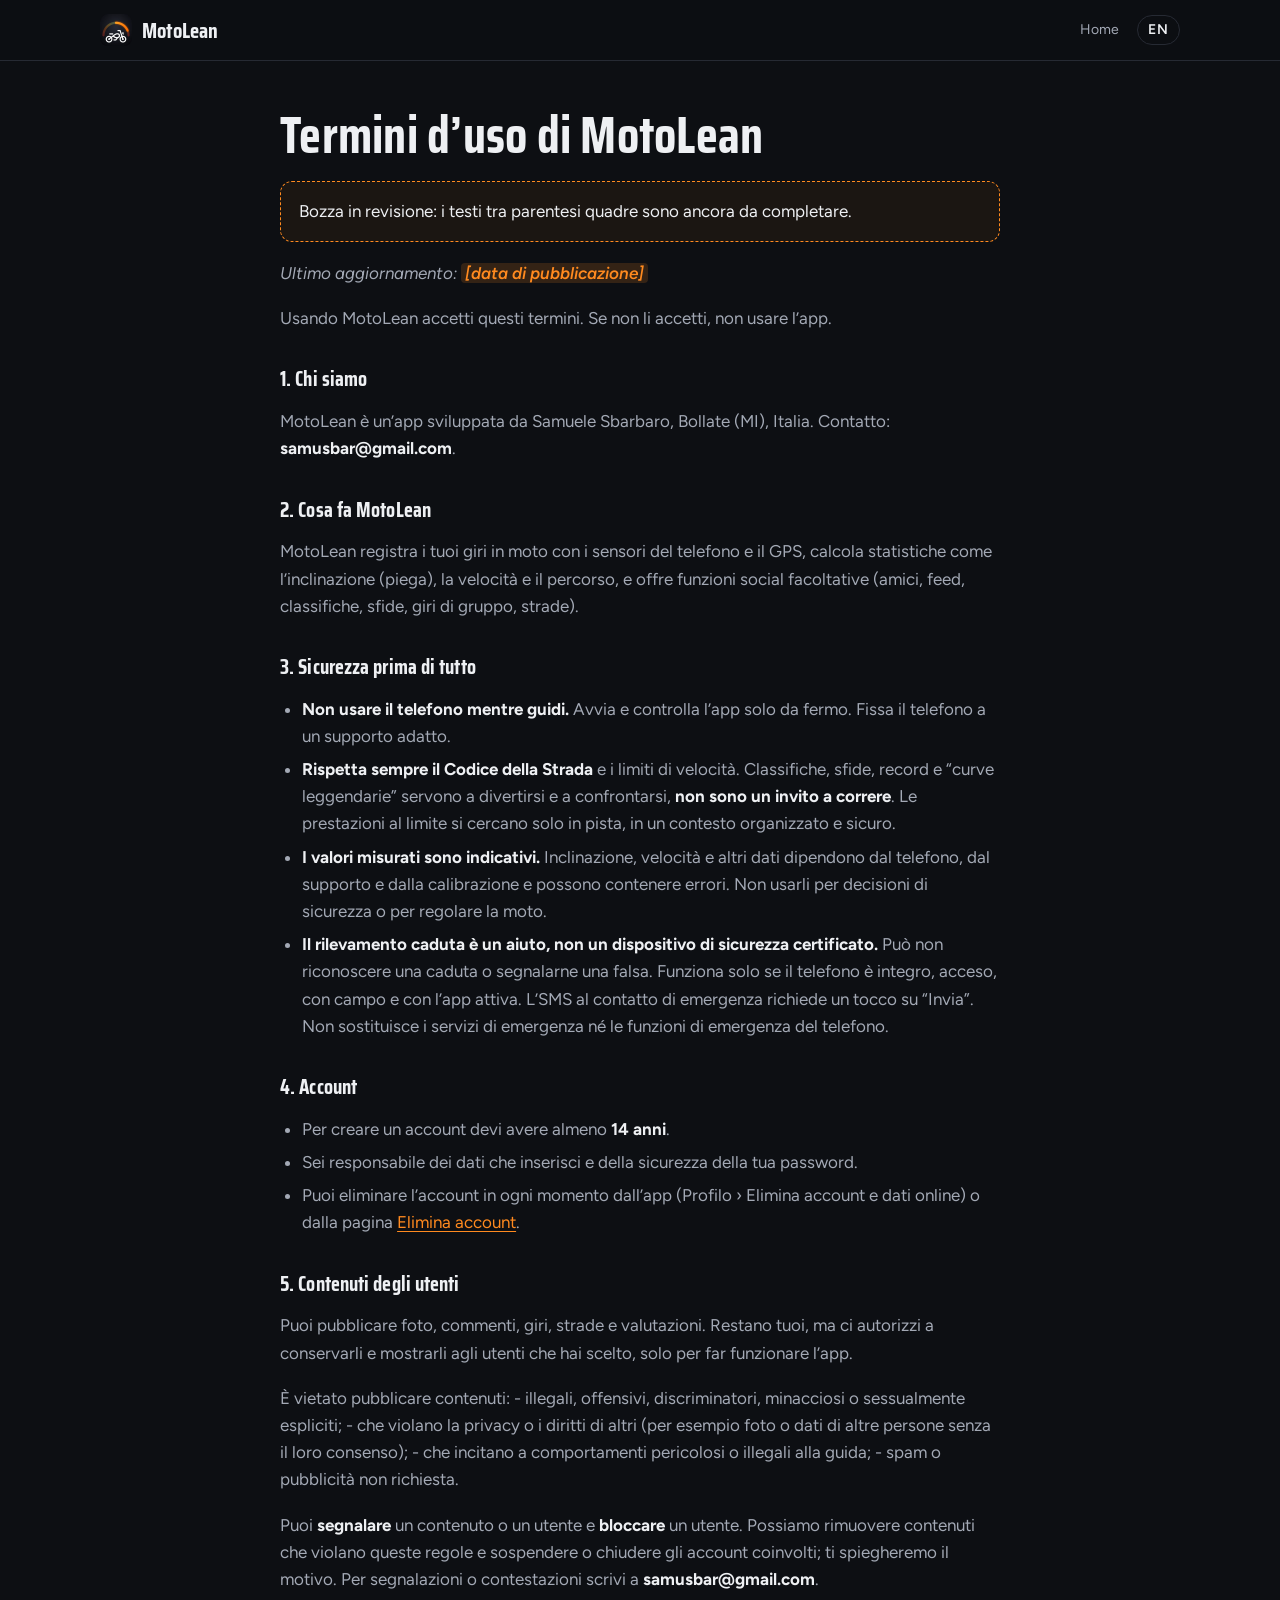
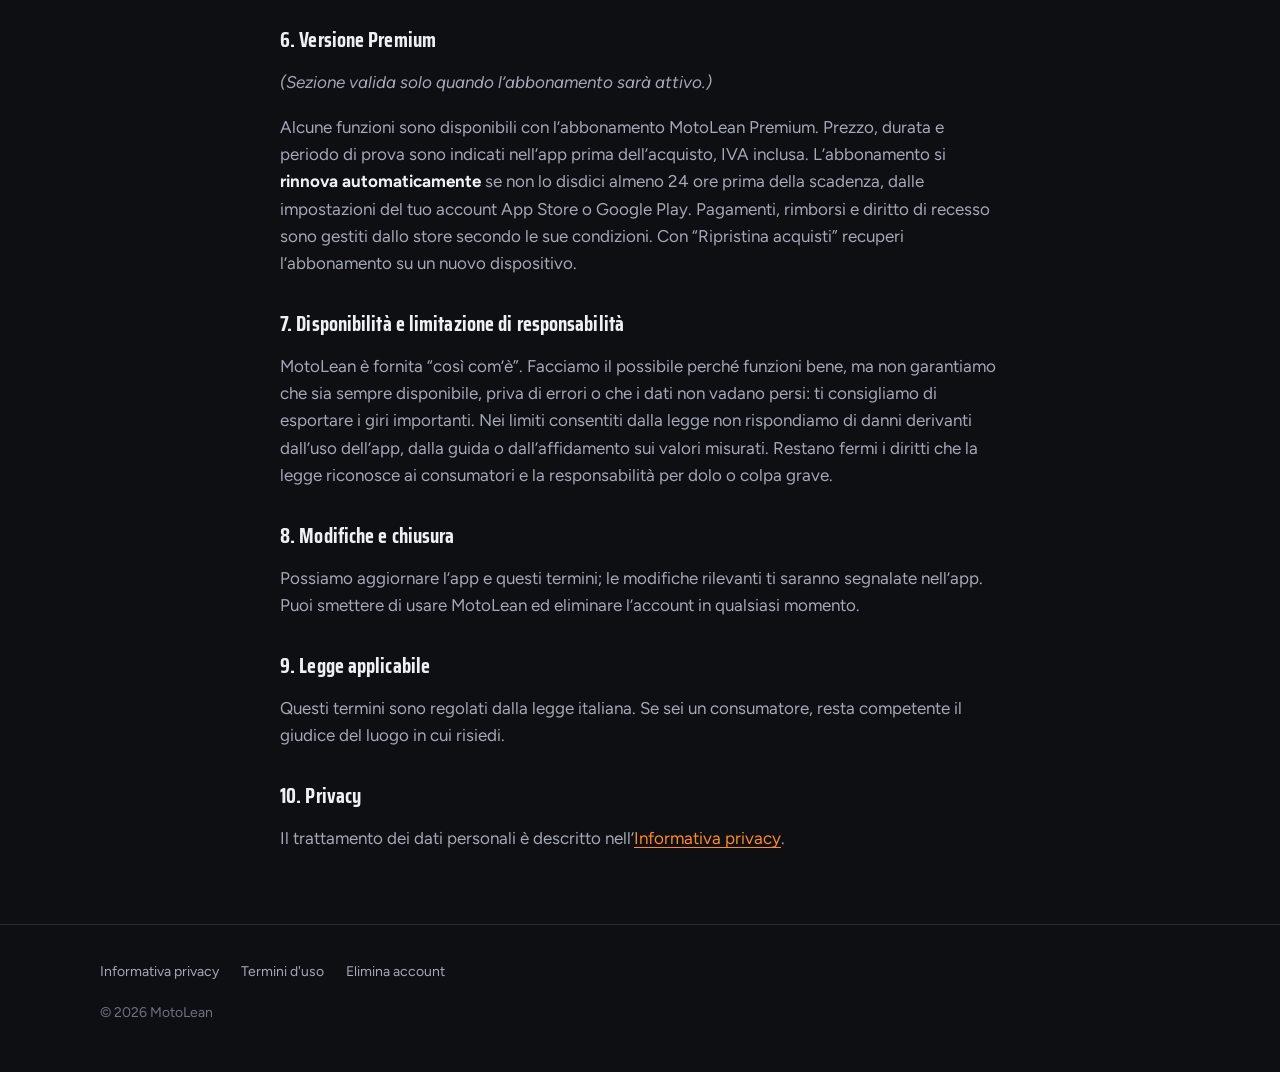
<file: termini.html>
<!doctype html>
<html lang="it">
<head>
<meta charset="utf-8">
<meta name="viewport" content="width=device-width, initial-scale=1, viewport-fit=cover">
<title>Termini d'uso · MotoLean</title>
<link rel="icon" href="img/favicon.png">
<link rel="preconnect" href="https://fonts.googleapis.com">
<link rel="preconnect" href="https://fonts.gstatic.com" crossorigin>
<link rel="stylesheet" href="https://fonts.googleapis.com/css2?family=Figtree:wght@400;500;600&family=Saira+Condensed:wght@500;600;700;800&display=swap">
<link rel="stylesheet" href="style.css">
</head>
<body>
<header class="top">
  <div class="wrap">
    <a class="brand" href="index.html"><img src="img/logo.webp" alt="" width="32" height="32">MotoLean</a>
    <nav aria-label="Menu">
      <a href="index.html">Home</a>
      <a class="lang" href="en/terms.html" hreflang="en" lang="en">EN</a>
    </nav>
  </div>
</header>
<main class="doc">
  <div class="wrap">
<h1>Termini d’uso di MotoLean</h1>
<div class="draft">Bozza in revisione: i testi tra parentesi quadre sono ancora da completare.</div>
<p><em>Ultimo aggiornamento: <span class="ph">[data di pubblicazione]</span></em></p>
<p>Usando MotoLean accetti questi termini. Se non li accetti, non usare l’app.</p>
<h2>1. Chi siamo</h2>
<p>MotoLean è un’app sviluppata da Samuele Sbarbaro, Bollate (MI), Italia. Contatto: <strong>samusbar@gmail.com</strong>.</p>
<h2>2. Cosa fa MotoLean</h2>
<p>MotoLean registra i tuoi giri in moto con i sensori del telefono e il GPS, calcola statistiche come l’inclinazione (piega), la velocità e il percorso, e offre funzioni social facoltative (amici, feed, classifiche, sfide, giri di gruppo, strade).</p>
<h2>3. Sicurezza prima di tutto</h2>
<ul>
<li><strong>Non usare il telefono mentre guidi.</strong> Avvia e controlla l’app solo da fermo. Fissa il telefono a un supporto adatto.</li>
<li><strong>Rispetta sempre il Codice della Strada</strong> e i limiti di velocità. Classifiche, sfide, record e “curve leggendarie” servono a divertirsi e a confrontarsi, <strong>non sono un invito a correre</strong>. Le prestazioni al limite si cercano solo in pista, in un contesto organizzato e sicuro.</li>
<li><strong>I valori misurati sono indicativi.</strong> Inclinazione, velocità e altri dati dipendono dal telefono, dal supporto e dalla calibrazione e possono contenere errori. Non usarli per decisioni di sicurezza o per regolare la moto.</li>
<li><strong>Il rilevamento caduta è un aiuto, non un dispositivo di sicurezza certificato.</strong> Può non riconoscere una caduta o segnalarne una falsa. Funziona solo se il telefono è integro, acceso, con campo e con l’app attiva. L’SMS al contatto di emergenza richiede un tocco su “Invia”. Non sostituisce i servizi di emergenza né le funzioni di emergenza del telefono.</li>
</ul>
<h2>4. Account</h2>
<ul>
<li>Per creare un account devi avere almeno <strong>14 anni</strong>.</li>
<li>Sei responsabile dei dati che inserisci e della sicurezza della tua password.</li>
<li>Puoi eliminare l’account in ogni momento dall’app (Profilo › Elimina account e dati online) o dalla pagina <a href="elimina-account.html">Elimina account</a>.</li>
</ul>
<h2>5. Contenuti degli utenti</h2>
<p>Puoi pubblicare foto, commenti, giri, strade e valutazioni. Restano tuoi, ma ci autorizzi a conservarli e mostrarli agli utenti che hai scelto, solo per far funzionare l’app.</p>
<p>È vietato pubblicare contenuti: - illegali, offensivi, discriminatori, minacciosi o sessualmente espliciti; - che violano la privacy o i diritti di altri (per esempio foto o dati di altre persone senza il loro consenso); - che incitano a comportamenti pericolosi o illegali alla guida; - spam o pubblicità non richiesta.</p>
<p>Puoi <strong>segnalare</strong> un contenuto o un utente e <strong>bloccare</strong> un utente. Possiamo rimuovere contenuti che violano queste regole e sospendere o chiudere gli account coinvolti; ti spiegheremo il motivo. Per segnalazioni o contestazioni scrivi a <strong>samusbar@gmail.com</strong>.</p>
<h2>6. Versione Premium</h2>
<p><em>(Sezione valida solo quando l’abbonamento sarà attivo.)</em></p>
<p>Alcune funzioni sono disponibili con l’abbonamento MotoLean Premium. Prezzo, durata e periodo di prova sono indicati nell’app prima dell’acquisto, IVA inclusa. L’abbonamento si <strong>rinnova automaticamente</strong> se non lo disdici almeno 24 ore prima della scadenza, dalle impostazioni del tuo account App Store o Google Play. Pagamenti, rimborsi e diritto di recesso sono gestiti dallo store secondo le sue condizioni. Con “Ripristina acquisti” recuperi l’abbonamento su un nuovo dispositivo.</p>
<h2>7. Disponibilità e limitazione di responsabilità</h2>
<p>MotoLean è fornita “così com’è”. Facciamo il possibile perché funzioni bene, ma non garantiamo che sia sempre disponibile, priva di errori o che i dati non vadano persi: ti consigliamo di esportare i giri importanti. Nei limiti consentiti dalla legge non rispondiamo di danni derivanti dall’uso dell’app, dalla guida o dall’affidamento sui valori misurati. Restano fermi i diritti che la legge riconosce ai consumatori e la responsabilità per dolo o colpa grave.</p>
<h2>8. Modifiche e chiusura</h2>
<p>Possiamo aggiornare l’app e questi termini; le modifiche rilevanti ti saranno segnalate nell’app. Puoi smettere di usare MotoLean ed eliminare l’account in qualsiasi momento.</p>
<h2>9. Legge applicabile</h2>
<p>Questi termini sono regolati dalla legge italiana. Se sei un consumatore, resta competente il giudice del luogo in cui risiedi.</p>
<h2>10. Privacy</h2>
<p>Il trattamento dei dati personali è descritto nell’<a href="privacy.html">Informativa privacy</a>.</p>
  </div>
</main>
<footer>
  <div class="wrap">
    <div class="links"><a href="privacy.html">Informativa privacy</a><a href="termini.html">Termini d'uso</a><a href="elimina-account.html">Elimina account</a></div>
    <p>© 2026 MotoLean</p>
  </div>
</footer>
</body>
</html>
</file>
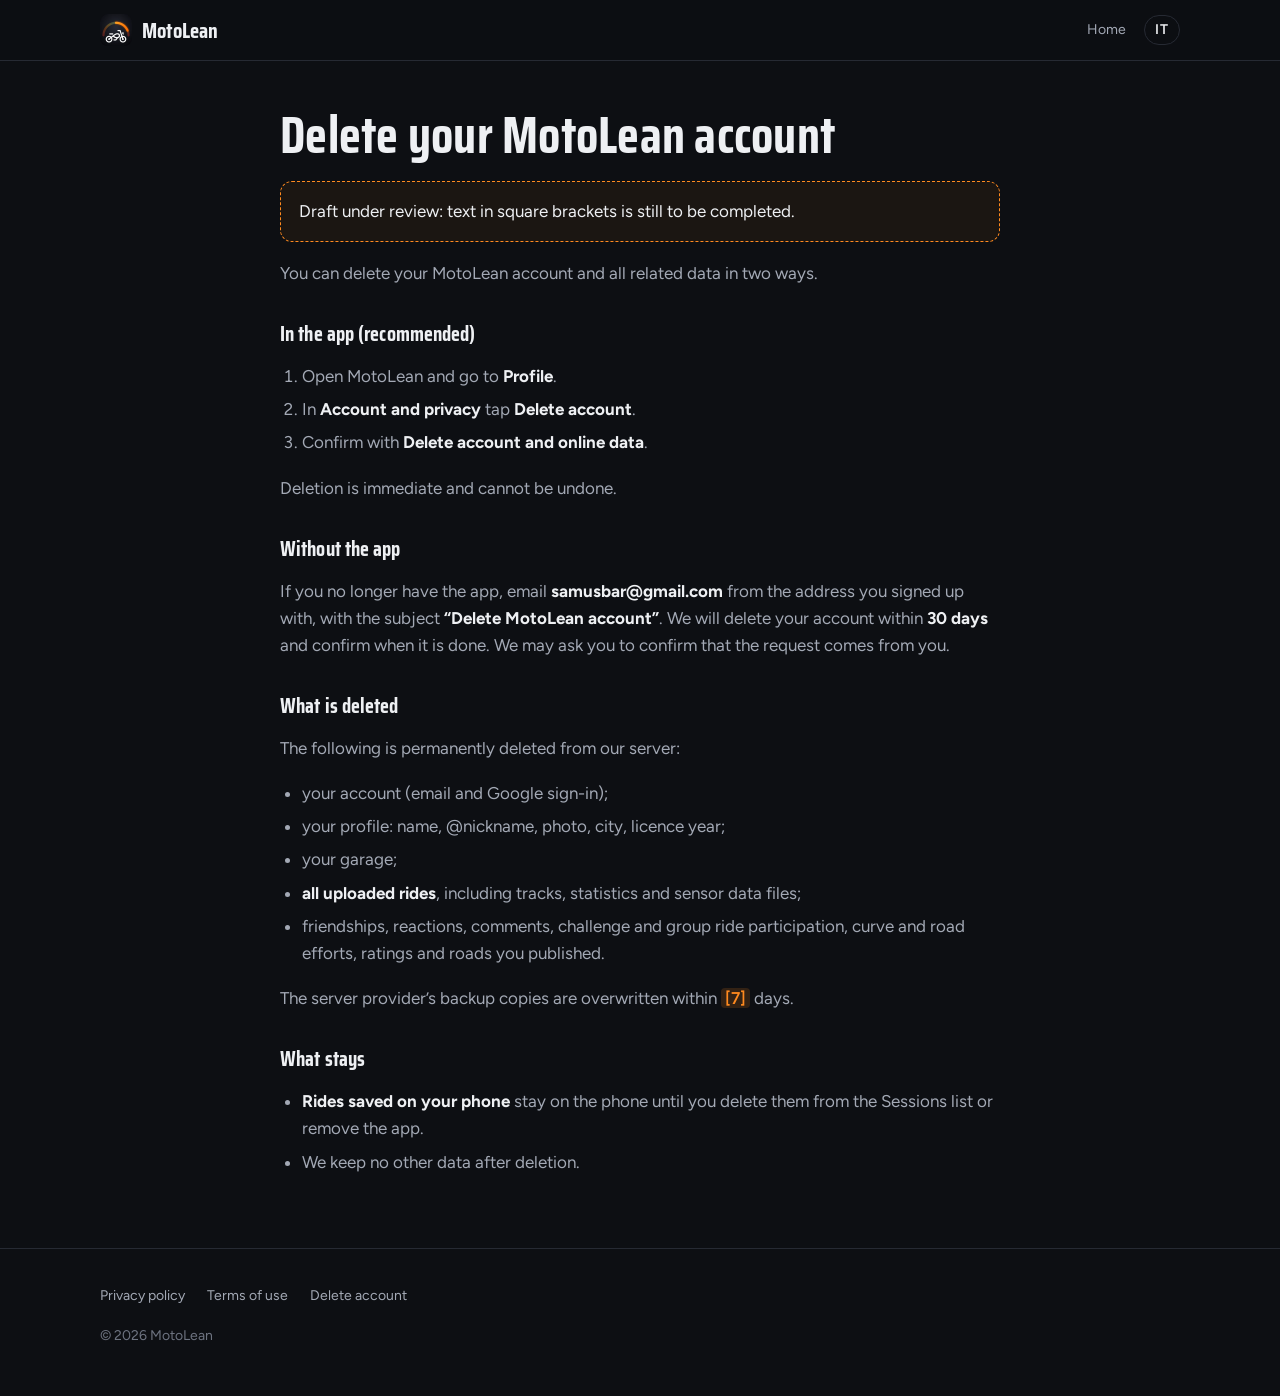
<file: en/delete-account.html>
<!doctype html>
<html lang="en">
<head>
<meta charset="utf-8">
<meta name="viewport" content="width=device-width, initial-scale=1, viewport-fit=cover">
<title>Delete account · MotoLean</title>
<link rel="icon" href="../img/favicon.png">
<link rel="preconnect" href="https://fonts.googleapis.com">
<link rel="preconnect" href="https://fonts.gstatic.com" crossorigin>
<link rel="stylesheet" href="https://fonts.googleapis.com/css2?family=Figtree:wght@400;500;600&family=Saira+Condensed:wght@500;600;700;800&display=swap">
<link rel="stylesheet" href="../style.css">
</head>
<body>
<header class="top">
  <div class="wrap">
    <a class="brand" href="index.html"><img src="../img/logo.webp" alt="" width="32" height="32">MotoLean</a>
    <nav aria-label="Menu">
      <a href="index.html">Home</a>
      <a class="lang" href="../elimina-account.html" hreflang="it" lang="it">IT</a>
    </nav>
  </div>
</header>
<main class="doc">
  <div class="wrap">
<h1>Delete your MotoLean account</h1>
<div class="draft">Draft under review: text in square brackets is still to be completed.</div>
<p>You can delete your MotoLean account and all related data in two ways.</p>
<h2>In the app (recommended)</h2>
<ol type="1">
<li>Open MotoLean and go to <strong>Profile</strong>.</li>
<li>In <strong>Account and privacy</strong> tap <strong>Delete account</strong>.</li>
<li>Confirm with <strong>Delete account and online data</strong>.</li>
</ol>
<p>Deletion is immediate and cannot be undone.</p>
<h2>Without the app</h2>
<p>If you no longer have the app, email <strong>samusbar@gmail.com</strong> from the address you signed up with, with the subject <strong>“Delete MotoLean account”</strong>. We will delete your account within <strong>30 days</strong> and confirm when it is done. We may ask you to confirm that the request comes from you.</p>
<h2>What is deleted</h2>
<p>The following is permanently deleted from our server:</p>
<ul>
<li>your account (email and Google sign-in);</li>
<li>your profile: name, <span class="citation" data-cites="nickname">@nickname</span>, photo, city, licence year;</li>
<li>your garage;</li>
<li><strong>all uploaded rides</strong>, including tracks, statistics and sensor data files;</li>
<li>friendships, reactions, comments, challenge and group ride participation, curve and road efforts, ratings and roads you published.</li>
</ul>
<p>The server provider’s backup copies are overwritten within <span class="ph">[7]</span> days.</p>
<h2>What stays</h2>
<ul>
<li><strong>Rides saved on your phone</strong> stay on the phone until you delete them from the Sessions list or remove the app.</li>
<li>We keep no other data after deletion.</li>
</ul>
  </div>
</main>
<footer>
  <div class="wrap">
    <div class="links"><a href="privacy.html">Privacy policy</a><a href="terms.html">Terms of use</a><a href="delete-account.html">Delete account</a></div>
    <p>© 2026 MotoLean</p>
  </div>
</footer>
</body>
</html>
</file>
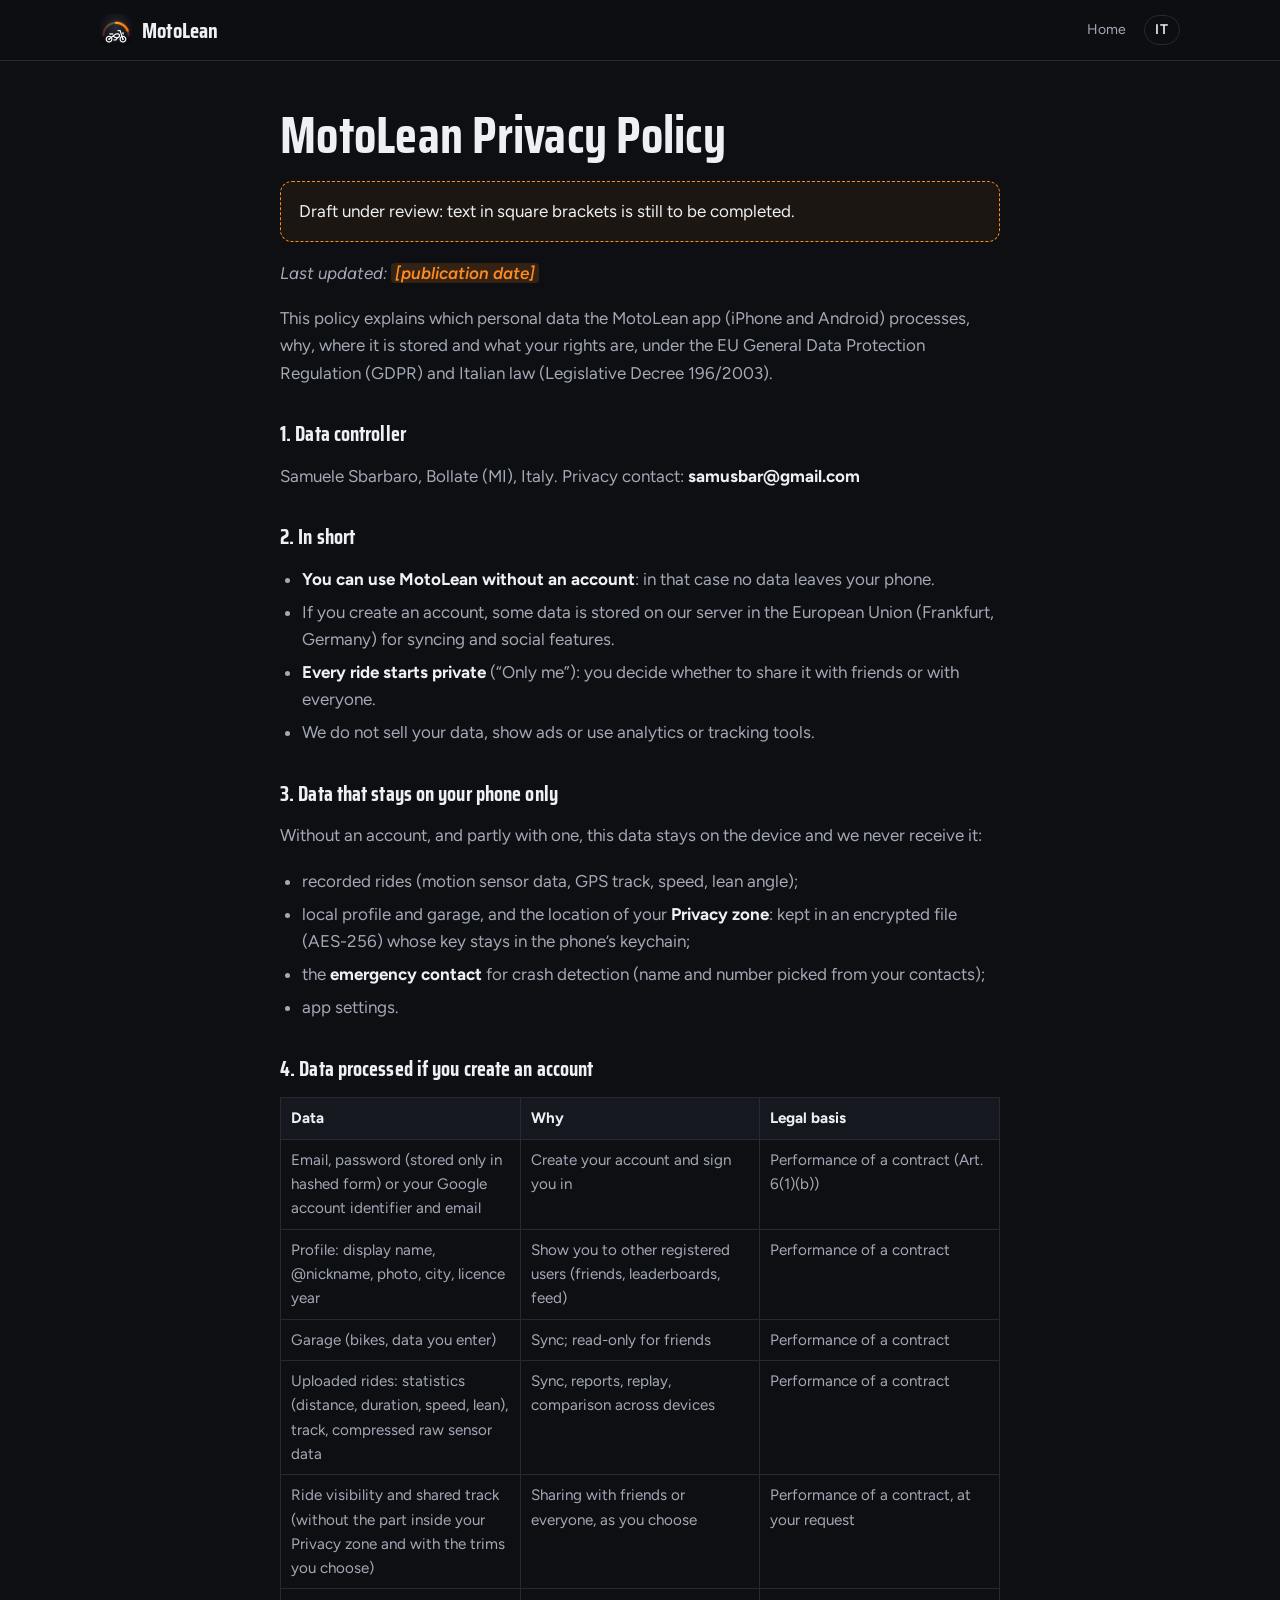
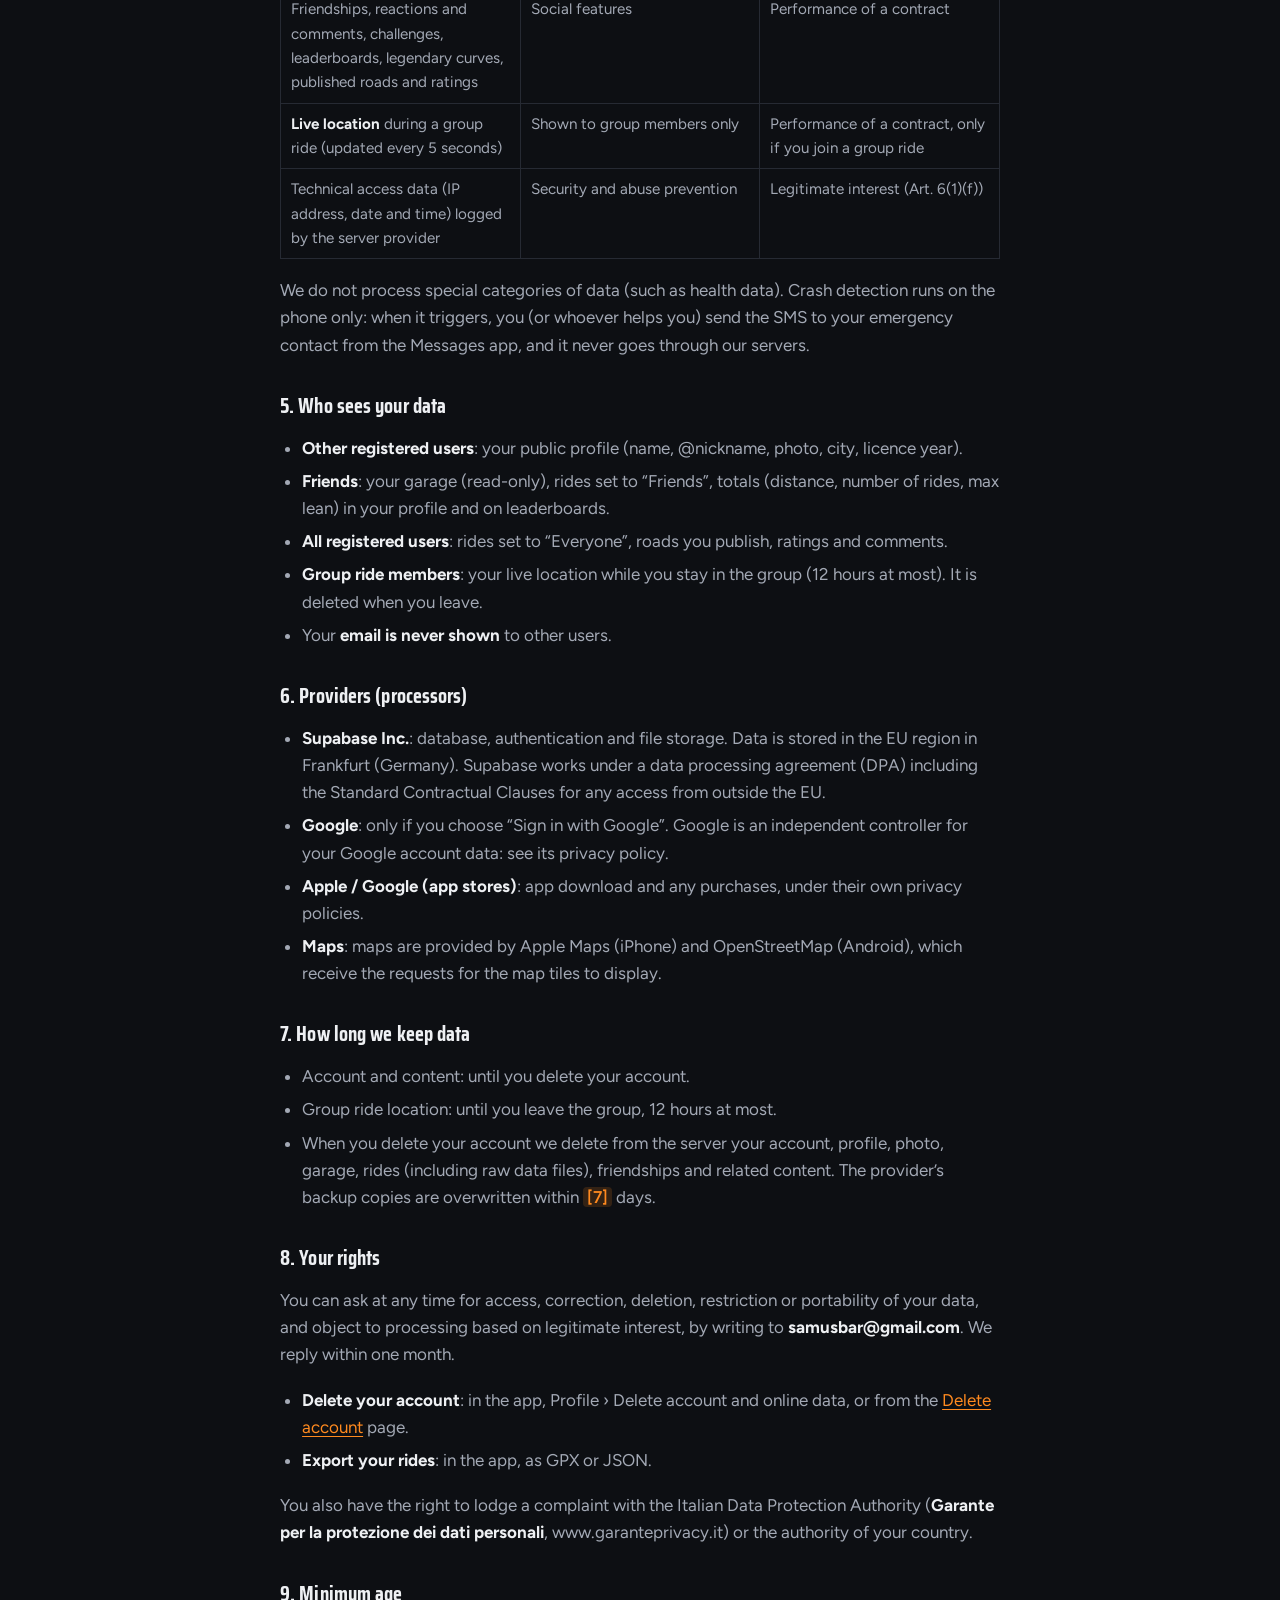
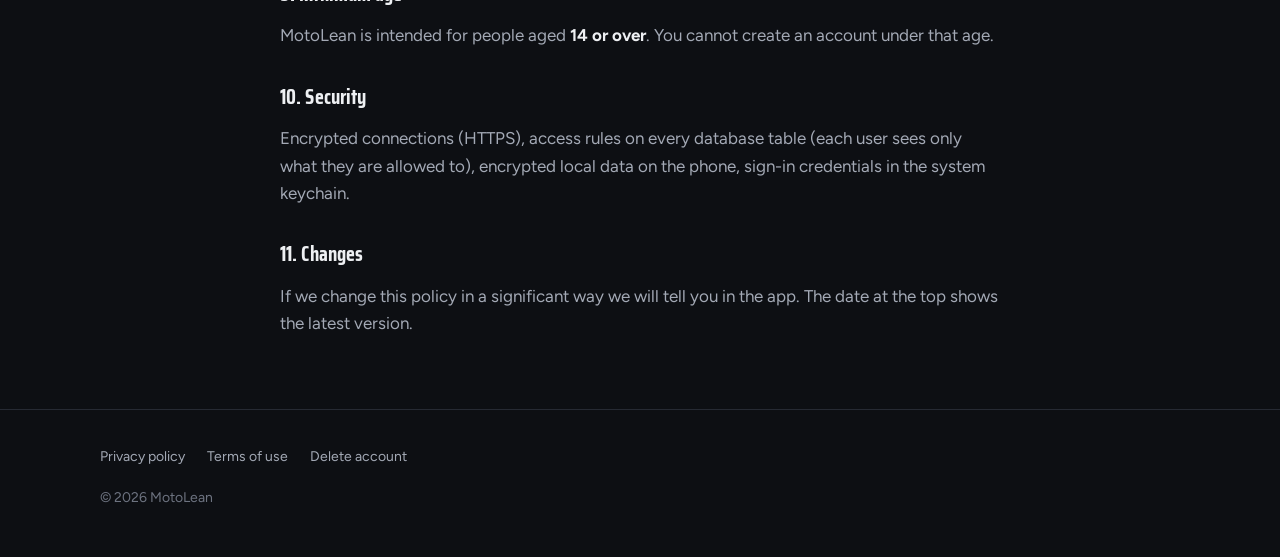
<file: en/privacy.html>
<!doctype html>
<html lang="en">
<head>
<meta charset="utf-8">
<meta name="viewport" content="width=device-width, initial-scale=1, viewport-fit=cover">
<title>Privacy policy · MotoLean</title>
<link rel="icon" href="../img/favicon.png">
<link rel="preconnect" href="https://fonts.googleapis.com">
<link rel="preconnect" href="https://fonts.gstatic.com" crossorigin>
<link rel="stylesheet" href="https://fonts.googleapis.com/css2?family=Figtree:wght@400;500;600&family=Saira+Condensed:wght@500;600;700;800&display=swap">
<link rel="stylesheet" href="../style.css">
</head>
<body>
<header class="top">
  <div class="wrap">
    <a class="brand" href="index.html"><img src="../img/logo.webp" alt="" width="32" height="32">MotoLean</a>
    <nav aria-label="Menu">
      <a href="index.html">Home</a>
      <a class="lang" href="../privacy.html" hreflang="it" lang="it">IT</a>
    </nav>
  </div>
</header>
<main class="doc">
  <div class="wrap">
<h1>MotoLean Privacy Policy</h1>
<div class="draft">Draft under review: text in square brackets is still to be completed.</div>
<p><em>Last updated: <span class="ph">[publication date]</span></em></p>
<p>This policy explains which personal data the MotoLean app (iPhone and Android) processes, why, where it is stored and what your rights are, under the EU General Data Protection Regulation (GDPR) and Italian law (Legislative Decree 196/2003).</p>
<h2>1. Data controller</h2>
<p>Samuele Sbarbaro, Bollate (MI), Italy. Privacy contact: <strong>samusbar@gmail.com</strong></p>
<h2>2. In short</h2>
<ul>
<li><strong>You can use MotoLean without an account</strong>: in that case no data leaves your phone.</li>
<li>If you create an account, some data is stored on our server in the European Union (Frankfurt, Germany) for syncing and social features.</li>
<li><strong>Every ride starts private</strong> (“Only me”): you decide whether to share it with friends or with everyone.</li>
<li>We do not sell your data, show ads or use analytics or tracking tools.</li>
</ul>
<h2>3. Data that stays on your phone only</h2>
<p>Without an account, and partly with one, this data stays on the device and we never receive it:</p>
<ul>
<li>recorded rides (motion sensor data, GPS track, speed, lean angle);</li>
<li>local profile and garage, and the location of your <strong>Privacy zone</strong>: kept in an encrypted file (AES-256) whose key stays in the phone’s keychain;</li>
<li>the <strong>emergency contact</strong> for crash detection (name and number picked from your contacts);</li>
<li>app settings.</li>
</ul>
<h2>4. Data processed if you create an account</h2>
<div class="tbl"><table>
<colgroup>
<col style="width: 33%" />
<col style="width: 33%" />
<col style="width: 33%" />
</colgroup>
<thead>
<tr class="header">
<th>Data</th>
<th>Why</th>
<th>Legal basis</th>
</tr>
</thead>
<tbody>
<tr class="odd">
<td>Email, password (stored only in hashed form) or your Google account identifier and email</td>
<td>Create your account and sign you in</td>
<td>Performance of a contract (Art. 6(1)(b))</td>
</tr>
<tr class="even">
<td>Profile: display name, <span class="citation" data-cites="nickname">@nickname</span>, photo, city, licence year</td>
<td>Show you to other registered users (friends, leaderboards, feed)</td>
<td>Performance of a contract</td>
</tr>
<tr class="odd">
<td>Garage (bikes, data you enter)</td>
<td>Sync; read-only for friends</td>
<td>Performance of a contract</td>
</tr>
<tr class="even">
<td>Uploaded rides: statistics (distance, duration, speed, lean), track, compressed raw sensor data</td>
<td>Sync, reports, replay, comparison across devices</td>
<td>Performance of a contract</td>
</tr>
<tr class="odd">
<td>Ride visibility and shared track (without the part inside your Privacy zone and with the trims you choose)</td>
<td>Sharing with friends or everyone, as you choose</td>
<td>Performance of a contract, at your request</td>
</tr>
<tr class="even">
<td>Friendships, reactions and comments, challenges, leaderboards, legendary curves, published roads and ratings</td>
<td>Social features</td>
<td>Performance of a contract</td>
</tr>
<tr class="odd">
<td><strong>Live location</strong> during a group ride (updated every 5 seconds)</td>
<td>Shown to group members only</td>
<td>Performance of a contract, only if you join a group ride</td>
</tr>
<tr class="even">
<td>Technical access data (IP address, date and time) logged by the server provider</td>
<td>Security and abuse prevention</td>
<td>Legitimate interest (Art. 6(1)(f))</td>
</tr>
</tbody>
</table></div>
<p>We do not process special categories of data (such as health data). Crash detection runs on the phone only: when it triggers, you (or whoever helps you) send the SMS to your emergency contact from the Messages app, and it never goes through our servers.</p>
<h2>5. Who sees your data</h2>
<ul>
<li><strong>Other registered users</strong>: your public profile (name, <span class="citation" data-cites="nickname">@nickname</span>, photo, city, licence year).</li>
<li><strong>Friends</strong>: your garage (read-only), rides set to “Friends”, totals (distance, number of rides, max lean) in your profile and on leaderboards.</li>
<li><strong>All registered users</strong>: rides set to “Everyone”, roads you publish, ratings and comments.</li>
<li><strong>Group ride members</strong>: your live location while you stay in the group (12 hours at most). It is deleted when you leave.</li>
<li>Your <strong>email is never shown</strong> to other users.</li>
</ul>
<h2>6. Providers (processors)</h2>
<ul>
<li><strong>Supabase Inc.</strong>: database, authentication and file storage. Data is stored in the EU region in Frankfurt (Germany). Supabase works under a data processing agreement (DPA) including the Standard Contractual Clauses for any access from outside the EU.</li>
<li><strong>Google</strong>: only if you choose “Sign in with Google”. Google is an independent controller for your Google account data: see its privacy policy.</li>
<li><strong>Apple / Google (app stores)</strong>: app download and any purchases, under their own privacy policies.</li>
<li><strong>Maps</strong>: maps are provided by Apple Maps (iPhone) and OpenStreetMap (Android), which receive the requests for the map tiles to display.</li>
</ul>
<h2>7. How long we keep data</h2>
<ul>
<li>Account and content: until you delete your account.</li>
<li>Group ride location: until you leave the group, 12 hours at most.</li>
<li>When you delete your account we delete from the server your account, profile, photo, garage, rides (including raw data files), friendships and related content. The provider’s backup copies are overwritten within <span class="ph">[7]</span> days.</li>
</ul>
<h2>8. Your rights</h2>
<p>You can ask at any time for access, correction, deletion, restriction or portability of your data, and object to processing based on legitimate interest, by writing to <strong>samusbar@gmail.com</strong>. We reply within one month.</p>
<ul>
<li><strong>Delete your account</strong>: in the app, Profile › Delete account and online data, or from the <a href="delete-account.html">Delete account</a> page.</li>
<li><strong>Export your rides</strong>: in the app, as GPX or JSON.</li>
</ul>
<p>You also have the right to lodge a complaint with the Italian Data Protection Authority (<strong>Garante per la protezione dei dati personali</strong>, www.garanteprivacy.it) or the authority of your country.</p>
<h2>9. Minimum age</h2>
<p>MotoLean is intended for people aged <strong>14 or over</strong>. You cannot create an account under that age.</p>
<h2>10. Security</h2>
<p>Encrypted connections (HTTPS), access rules on every database table (each user sees only what they are allowed to), encrypted local data on the phone, sign-in credentials in the system keychain.</p>
<h2>11. Changes</h2>
<p>If we change this policy in a significant way we will tell you in the app. The date at the top shows the latest version.</p>
  </div>
</main>
<footer>
  <div class="wrap">
    <div class="links"><a href="privacy.html">Privacy policy</a><a href="terms.html">Terms of use</a><a href="delete-account.html">Delete account</a></div>
    <p>© 2026 MotoLean</p>
  </div>
</footer>
</body>
</html>
</file>
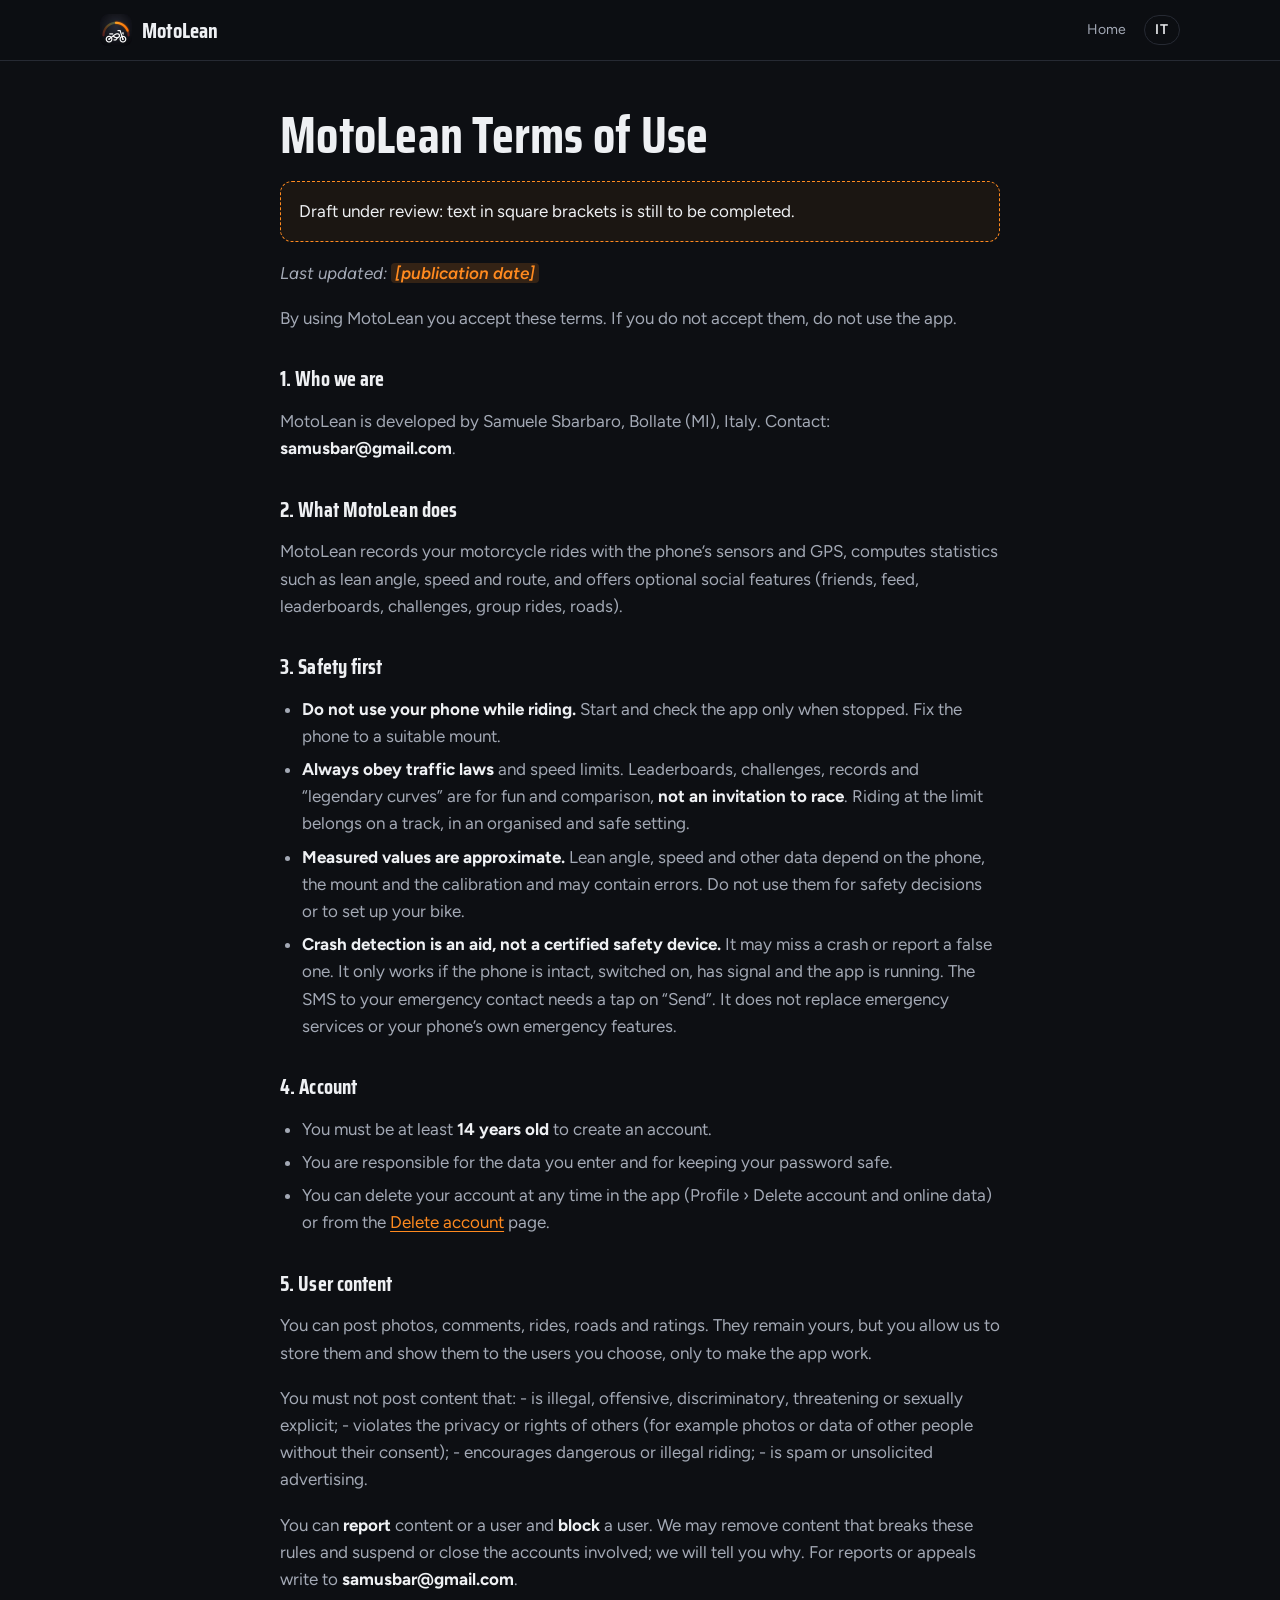
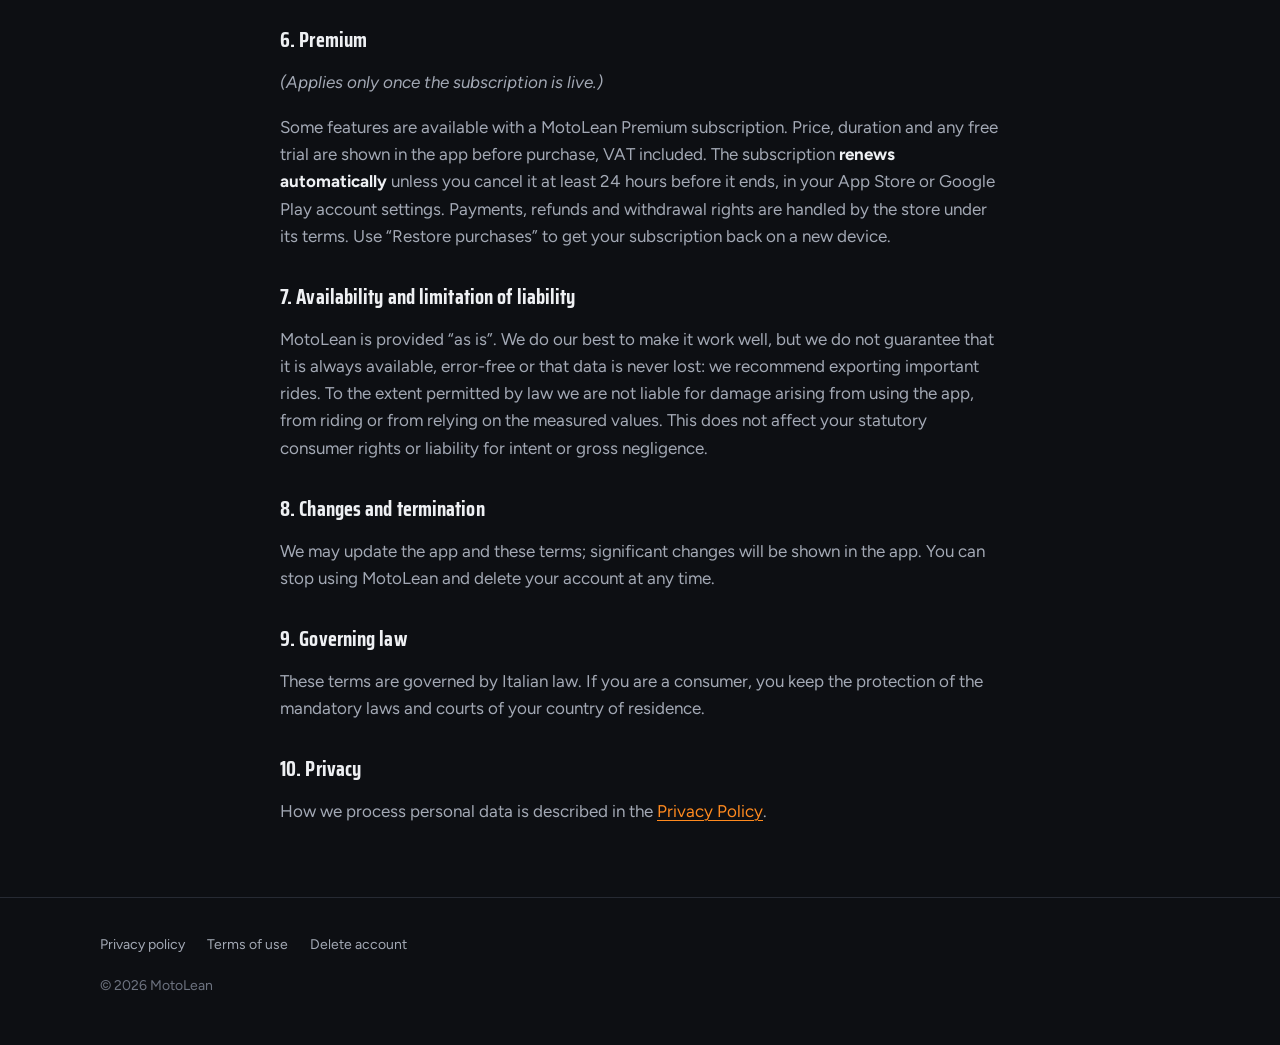
<file: en/terms.html>
<!doctype html>
<html lang="en">
<head>
<meta charset="utf-8">
<meta name="viewport" content="width=device-width, initial-scale=1, viewport-fit=cover">
<title>Terms of use · MotoLean</title>
<link rel="icon" href="../img/favicon.png">
<link rel="preconnect" href="https://fonts.googleapis.com">
<link rel="preconnect" href="https://fonts.gstatic.com" crossorigin>
<link rel="stylesheet" href="https://fonts.googleapis.com/css2?family=Figtree:wght@400;500;600&family=Saira+Condensed:wght@500;600;700;800&display=swap">
<link rel="stylesheet" href="../style.css">
</head>
<body>
<header class="top">
  <div class="wrap">
    <a class="brand" href="index.html"><img src="../img/logo.webp" alt="" width="32" height="32">MotoLean</a>
    <nav aria-label="Menu">
      <a href="index.html">Home</a>
      <a class="lang" href="../termini.html" hreflang="it" lang="it">IT</a>
    </nav>
  </div>
</header>
<main class="doc">
  <div class="wrap">
<h1>MotoLean Terms of Use</h1>
<div class="draft">Draft under review: text in square brackets is still to be completed.</div>
<p><em>Last updated: <span class="ph">[publication date]</span></em></p>
<p>By using MotoLean you accept these terms. If you do not accept them, do not use the app.</p>
<h2>1. Who we are</h2>
<p>MotoLean is developed by Samuele Sbarbaro, Bollate (MI), Italy. Contact: <strong>samusbar@gmail.com</strong>.</p>
<h2>2. What MotoLean does</h2>
<p>MotoLean records your motorcycle rides with the phone’s sensors and GPS, computes statistics such as lean angle, speed and route, and offers optional social features (friends, feed, leaderboards, challenges, group rides, roads).</p>
<h2>3. Safety first</h2>
<ul>
<li><strong>Do not use your phone while riding.</strong> Start and check the app only when stopped. Fix the phone to a suitable mount.</li>
<li><strong>Always obey traffic laws</strong> and speed limits. Leaderboards, challenges, records and “legendary curves” are for fun and comparison, <strong>not an invitation to race</strong>. Riding at the limit belongs on a track, in an organised and safe setting.</li>
<li><strong>Measured values are approximate.</strong> Lean angle, speed and other data depend on the phone, the mount and the calibration and may contain errors. Do not use them for safety decisions or to set up your bike.</li>
<li><strong>Crash detection is an aid, not a certified safety device.</strong> It may miss a crash or report a false one. It only works if the phone is intact, switched on, has signal and the app is running. The SMS to your emergency contact needs a tap on “Send”. It does not replace emergency services or your phone’s own emergency features.</li>
</ul>
<h2>4. Account</h2>
<ul>
<li>You must be at least <strong>14 years old</strong> to create an account.</li>
<li>You are responsible for the data you enter and for keeping your password safe.</li>
<li>You can delete your account at any time in the app (Profile › Delete account and online data) or from the <a href="delete-account.html">Delete account</a> page.</li>
</ul>
<h2>5. User content</h2>
<p>You can post photos, comments, rides, roads and ratings. They remain yours, but you allow us to store them and show them to the users you choose, only to make the app work.</p>
<p>You must not post content that: - is illegal, offensive, discriminatory, threatening or sexually explicit; - violates the privacy or rights of others (for example photos or data of other people without their consent); - encourages dangerous or illegal riding; - is spam or unsolicited advertising.</p>
<p>You can <strong>report</strong> content or a user and <strong>block</strong> a user. We may remove content that breaks these rules and suspend or close the accounts involved; we will tell you why. For reports or appeals write to <strong>samusbar@gmail.com</strong>.</p>
<h2>6. Premium</h2>
<p><em>(Applies only once the subscription is live.)</em></p>
<p>Some features are available with a MotoLean Premium subscription. Price, duration and any free trial are shown in the app before purchase, VAT included. The subscription <strong>renews automatically</strong> unless you cancel it at least 24 hours before it ends, in your App Store or Google Play account settings. Payments, refunds and withdrawal rights are handled by the store under its terms. Use “Restore purchases” to get your subscription back on a new device.</p>
<h2>7. Availability and limitation of liability</h2>
<p>MotoLean is provided “as is”. We do our best to make it work well, but we do not guarantee that it is always available, error-free or that data is never lost: we recommend exporting important rides. To the extent permitted by law we are not liable for damage arising from using the app, from riding or from relying on the measured values. This does not affect your statutory consumer rights or liability for intent or gross negligence.</p>
<h2>8. Changes and termination</h2>
<p>We may update the app and these terms; significant changes will be shown in the app. You can stop using MotoLean and delete your account at any time.</p>
<h2>9. Governing law</h2>
<p>These terms are governed by Italian law. If you are a consumer, you keep the protection of the mandatory laws and courts of your country of residence.</p>
<h2>10. Privacy</h2>
<p>How we process personal data is described in the <a href="privacy.html">Privacy Policy</a>.</p>
  </div>
</main>
<footer>
  <div class="wrap">
    <div class="links"><a href="privacy.html">Privacy policy</a><a href="terms.html">Terms of use</a><a href="delete-account.html">Delete account</a></div>
    <p>© 2026 MotoLean</p>
  </div>
</footer>
</body>
</html>
</file>
<file: style.css>
/* MotoLean: un cruscotto notturno. Fondo asfalto bluastro, l'arancio-rosso
   dell'indicatore di piega dell'app come unico accento, numeri in condensato
   da strumentazione. Tema scuro voluto (come l'app). */
:root {
  --asphalt: #0d0f13;
  --asphalt-2: #15181e;
  --line: #262a33;
  --ink: #eef0f3;
  --ink-2: #a3a9b5;
  --ink-3: #6d7380;
  --amber: #ff8a1f;
  --red: #ff4532;
  --green: #4cd08a;
  --display: "Saira Condensed", "Arial Narrow", "Roboto Condensed", system-ui, sans-serif;
  --body: "Figtree", system-ui, -apple-system, "Segoe UI", sans-serif;
  --step--1: .875rem;
  --step-0: 1.0625rem;
  --step-1: 1.3rem;
  --step-2: 1.75rem;
  --step-3: clamp(2.2rem, 5vw, 3.2rem);
  --step-4: clamp(3rem, 9vw, 6rem);
  color-scheme: dark;
}

* { box-sizing: border-box; }
html { scroll-behavior: smooth; }
@media (prefers-reduced-motion: reduce) { html { scroll-behavior: auto; } }
body {
  margin: 0;
  background: var(--asphalt);
  color: var(--ink);
  font-family: var(--body);
  font-size: var(--step-0);
  line-height: 1.6;
  -webkit-font-smoothing: antialiased;
}
img { max-width: 100%; display: block; }
a { color: var(--amber); text-underline-offset: 3px; }
a:focus-visible, button:focus-visible { outline: 2px solid var(--amber); outline-offset: 3px; border-radius: 4px; }
h1, h2, h3 { font-family: var(--display); line-height: 1.05; text-wrap: balance; margin: 0; letter-spacing: .005em; }
p { margin: 0; }

.wrap { width: 100%; max-width: 1120px; margin-inline: auto; padding-inline: 20px; }

/* Header */
.top {
  position: sticky; top: env(safe-area-inset-top, 0px); z-index: 10;
  background: color-mix(in srgb, var(--asphalt) 86%, transparent);
  backdrop-filter: blur(10px); -webkit-backdrop-filter: blur(10px);
  border-bottom: 1px solid var(--line);
}
.top .wrap { display: flex; align-items: center; gap: 20px; min-height: 60px; }
.brand { display: flex; align-items: center; gap: 10px; color: var(--ink); text-decoration: none; font-family: var(--display); font-weight: 700; font-size: 1.35rem; }
.brand img { width: 32px; height: 32px; border-radius: 8px; }
.top nav { display: flex; gap: 18px; margin-left: auto; align-items: center; flex-wrap: wrap; }
.top nav a { color: var(--ink-2); text-decoration: none; font-size: var(--step--1); }
.top nav a:hover { color: var(--ink); }
.top nav .lang { border: 1px solid var(--line); border-radius: 999px; padding: 3px 10px; color: var(--ink); font-weight: 600; letter-spacing: .06em; }
@media (max-width: 640px) { .top nav .opt { display: none; } }

/* Hero */
.hero { padding-block: 56px 40px; }
.hero .wrap { display: grid; grid-template-columns: 1.1fr .9fr; gap: 40px; align-items: center; }
.hero h1 { font-size: var(--step-4); font-weight: 800; text-transform: uppercase; }
.hero h1 em { font-style: normal; background: linear-gradient(90deg, var(--amber), var(--red)); -webkit-background-clip: text; background-clip: text; color: transparent; }
.hero .lead { margin-top: 18px; color: var(--ink-2); font-size: var(--step-1); max-width: 34ch; }
.stores { display: flex; flex-wrap: wrap; gap: 12px; margin-top: 28px; }
.store {
  display: inline-flex; flex-direction: column; justify-content: center;
  min-width: 180px; padding: 10px 18px; border-radius: 12px;
  border: 1px solid var(--line); background: var(--asphalt-2); color: var(--ink-3);
  text-decoration: none; line-height: 1.25;
}
.store small { font-size: .72rem; text-transform: uppercase; letter-spacing: .1em; color: var(--amber); }
.store b { font-family: var(--display); font-size: 1.3rem; color: var(--ink-2); font-weight: 600; }
.store[aria-disabled="true"] { cursor: default; }
.note { margin-top: 14px; color: var(--ink-3); font-size: var(--step--1); }

/* Gauge */
.gauge { position: relative; width: 100%; max-width: 440px; margin-inline: auto; }
.gauge svg { width: 100%; height: auto; display: block; overflow: visible; }
.gauge .read { position: absolute; left: 0; right: 0; bottom: 6%; text-align: center; }
.gauge .deg { font-family: var(--display); font-weight: 800; font-size: clamp(4rem, 12vw, 6.5rem); line-height: 1; font-variant-numeric: tabular-nums; }
.gauge .side { font-family: var(--display); font-size: 1rem; letter-spacing: .3em; color: var(--ink-3); text-transform: uppercase; }
.gauge .maxes { display: flex; justify-content: space-between; margin-top: 18px; font-family: var(--display); font-variant-numeric: tabular-nums; }
.gauge .maxes span { color: var(--ink-3); font-size: .8rem; letter-spacing: .14em; text-transform: uppercase; display: block; }
.gauge .maxes b { font-size: 1.9rem; color: var(--amber); }
.gauge .maxes div:last-child { text-align: right; }

/* Sections */
section { padding-block: 64px; border-top: 1px solid var(--line); }
.eyebrow { font-family: var(--display); text-transform: uppercase; letter-spacing: .18em; font-size: .85rem; color: var(--amber); margin-bottom: 10px; }
.sec-head { max-width: 640px; margin-bottom: 36px; display: grid; gap: 12px; }
.sec-head h2 { font-size: var(--step-3); font-weight: 700; }
.sec-head p { color: var(--ink-2); }

/* Feature rows with phone */
.feature { display: grid; grid-template-columns: 280px 1fr; gap: 48px; align-items: center; }
.feature + .feature { margin-top: 72px; }
.feature.flip { grid-template-columns: 1fr 280px; }
.feature.flip .phone { order: 2; }
.phone { width: 100%; max-width: 280px; margin-inline: auto; border-radius: 34px; padding: 8px; background: #1c1f26; border: 1px solid var(--line); box-shadow: 0 30px 60px -20px rgba(255, 90, 40, .18); }
.phone img { border-radius: 27px; width: 100%; height: auto; aspect-ratio: 540 / 1171; object-fit: cover; }
.feature .txt { min-width: 0; display: grid; gap: 14px; }
.feature h3 { font-size: var(--step-2); font-weight: 700; }
.feature p { color: var(--ink-2); max-width: 58ch; }
.ticks { list-style: none; padding: 0; margin: 4px 0 0; display: grid; gap: 8px; }
.ticks li { padding-left: 26px; position: relative; color: var(--ink); }
.ticks li::before { content: ""; position: absolute; left: 0; top: .62em; width: 14px; height: 2px; background: linear-gradient(90deg, var(--amber), var(--red)); }

/* Grid of smaller features */
.grid { display: grid; grid-template-columns: repeat(3, 1fr); gap: 1px; background: var(--line); border: 1px solid var(--line); border-radius: 16px; overflow: hidden; }
.cell { background: var(--asphalt); padding: 26px; display: grid; gap: 8px; align-content: start; min-width: 0; }
.cell h3 { font-size: 1.35rem; font-weight: 700; }
.cell p { color: var(--ink-2); font-size: .98rem; }
.cell .k { font-family: var(--display); color: var(--amber); font-size: .85rem; letter-spacing: .14em; text-transform: uppercase; }

/* Privacy band */
.privacy-band .wrap { display: grid; grid-template-columns: repeat(4, 1fr); gap: 24px; }
.privacy-band .item { display: grid; gap: 6px; align-content: start; }
.privacy-band b { font-family: var(--display); font-size: 1.25rem; }
.privacy-band p { color: var(--ink-2); font-size: .95rem; }

/* Download */
.download { text-align: left; }
.download .box { border: 1px solid var(--line); border-radius: 20px; padding: 36px; background: radial-gradient(120% 140% at 100% 0%, rgba(255, 110, 40, .14), transparent 55%), var(--asphalt-2); display: grid; gap: 14px; }
.download h2 { font-size: var(--step-3); }
.download p { color: var(--ink-2); max-width: 60ch; }

/* Footer */
footer { border-top: 1px solid var(--line); padding-block: 36px 48px; color: var(--ink-3); font-size: var(--step--1); }
footer .wrap { display: grid; gap: 18px; }
footer .links { display: flex; flex-wrap: wrap; gap: 8px 22px; }
footer .links a { color: var(--ink-2); text-decoration: none; }
footer .links a:hover { color: var(--ink); text-decoration: underline; }
footer .safety { max-width: 80ch; }

/* Legal / document pages */
.doc { padding-block: 48px 72px; }
.doc .wrap { max-width: 760px; display: grid; gap: 18px; }
.doc h1 { font-size: var(--step-3); }
.doc h2 { font-size: var(--step-1); margin-top: 18px; }
.doc p, .doc li { color: var(--ink-2); }
.doc ol, .doc ul { margin: 0; padding-left: 1.3em; display: grid; gap: 6px; }
.doc .meta { color: var(--ink-3); font-size: var(--step--1); }
.draft { border: 1px dashed var(--amber); border-radius: 12px; padding: 16px 18px; color: var(--ink); background: rgba(255, 138, 31, .06); }
.path { font-family: var(--display); letter-spacing: .04em; color: var(--ink); background: var(--asphalt-2); border: 1px solid var(--line); border-radius: 6px; padding: 1px 8px; white-space: nowrap; }

@media (max-width: 860px) {
  .hero .wrap, .feature, .feature.flip { grid-template-columns: 1fr; }
  .feature.flip .phone { order: 0; }
  .hero { padding-block: 32px 24px; }
  .gauge { max-width: 360px; }
  .grid { grid-template-columns: 1fr 1fr; }
  .privacy-band .wrap { grid-template-columns: 1fr 1fr; }
  .phone { max-width: 240px; }
}
@media (max-width: 560px) {
  .grid, .privacy-band .wrap { grid-template-columns: 1fr; }
  .download .box { padding: 24px; }
  section { padding-block: 48px; }
}
.ph { background: rgba(255, 138, 31, .16); color: var(--amber); border-radius: 4px; padding: 0 4px; font-weight: 600; }
.doc table { border-collapse: collapse; width: 100%; font-size: .95rem; }
.doc .tbl { overflow-x: auto; }
.doc th, .doc td { border: 1px solid var(--line); padding: 8px 10px; text-align: left; vertical-align: top; color: var(--ink-2); }
.doc th { color: var(--ink); background: var(--asphalt-2); }
.doc strong { color: var(--ink); }
.doc h1 + p em { color: var(--ink-3); font-style: normal; font-size: var(--step--1); }
</file>
